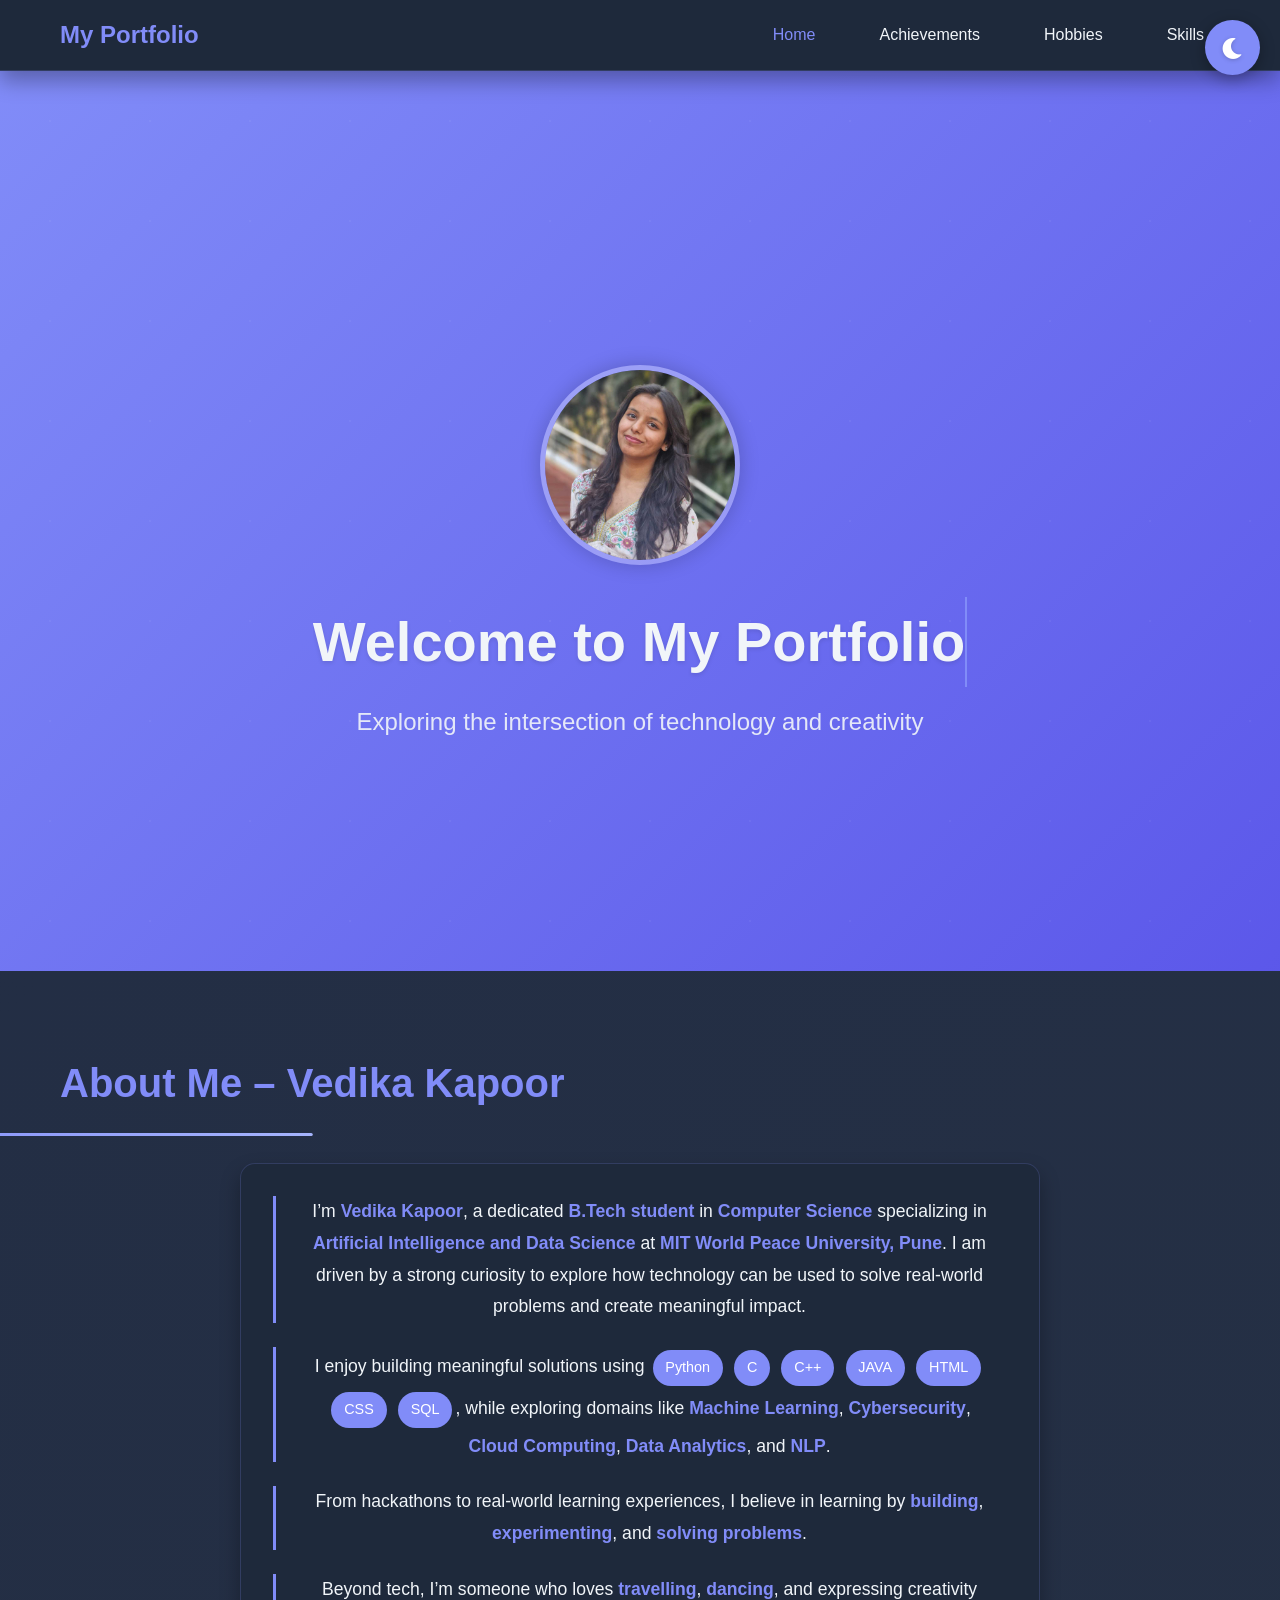
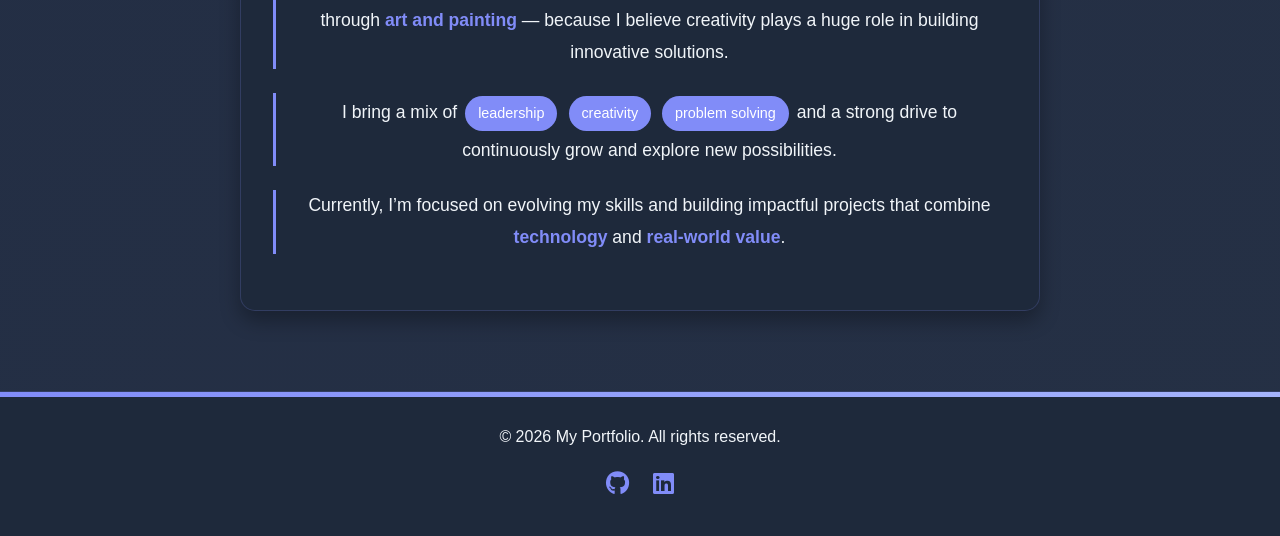
<file: index.html>
<!DOCTYPE html>
<html lang="en">
<head>
    <meta charset="UTF-8">
    <meta name="viewport" content="width=device-width, initial-scale=1.0">
    <title>My Portfolio - Home</title>
    <link rel="stylesheet" href="style.css">
    <link rel="stylesheet" href="https://cdnjs.cloudflare.com/ajax/libs/font-awesome/6.0.0/css/all.min.css">
    <link rel="stylesheet" href="https://cdnjs.cloudflare.com/ajax/libs/animate.css/4.1.1/animate.min.css">
    <style>
        :root {
            --accent-color: #6366f1;
            --accent-hover: #4f46e5;
            --text-color: #1e293b;
            --bg-color: #f8fafc;
            --card-bg: #ffffff;
            --card-shadow: 0 10px 20px rgba(99, 102, 241, 0.1);
            --nav-bg: #ffffff;
            --border-color: rgba(99, 102, 241, 0.2);
            --gradient-start: #6366f1;
            --gradient-end: #818cf8;
        }

        [data-theme="dark"] {
            --accent-color: #818cf8;
            --accent-hover: #6366f1;
            --text-color: #f1f5f9;
            --bg-color: #0f172a;
            --card-bg: #1e293b;
            --card-shadow: 0 10px 20px rgba(0, 0, 0, 0.3);
            --nav-bg: #1e293b;
            --border-color: rgba(129, 140, 248, 0.2);
            --gradient-start: #818cf8;
            --gradient-end: #a5b4fc;
        }

        @keyframes float {
            0% { transform: translateY(0px); }
            50% { transform: translateY(-20px); }
            100% { transform: translateY(0px); }
        }

        @keyframes gradient {
            0% { background-position: 0% 50%; }
            50% { background-position: 100% 50%; }
            100% { background-position: 0% 50%; }
        }

        @keyframes slideInFromLeft {
            0% {
                transform: translateX(-100%);
                opacity: 0;
            }
            100% {
                transform: translateX(0);
                opacity: 1;
            }
        }

        @keyframes slideInFromRight {
            0% {
                transform: translateX(100%);
                opacity: 0;
            }
            100% {
                transform: translateX(0);
                opacity: 1;
            }
        }

        .theme-toggle {
            position: fixed;
            top: 20px;
            right: 20px;
            z-index: 99999;
            background: var(--accent-color);
            color: white;
            border: none;
            width: 55px;
            height: 55px;
            border-radius: 50%;
            cursor: pointer;
            display: flex;
            align-items: center;
            justify-content: center;
            transition: all 0.3s ease;
            box-shadow: 0 4px 15px rgba(0, 0, 0, 0.3);
            transform: translateZ(0);
            will-change: transform;
            animation: float 3s ease-in-out infinite;
        }

        .theme-toggle:hover {
            background: var(--accent-hover);
            transform: scale(1.1) translateZ(0);
            box-shadow: 0 6px 20px rgba(0, 0, 0, 0.4);
        }

        .theme-toggle i {
            font-size: 1.5rem;
            filter: drop-shadow(0 1px 2px rgba(0, 0, 0, 0.2));
        }

        .hero {
            background: linear-gradient(-45deg, var(--gradient-start), var(--gradient-end), #4f46e5, #818cf8);
            background-size: 400% 400%;
            animation: gradient 15s ease infinite;
            color: white;
            padding: 8rem 0 4rem;
            position: relative;
            overflow: hidden;
            display: flex;
            flex-direction: column;
            align-items: center;
            text-align: center;
        }

        .hero::before {
            content: '';
            position: absolute;
            top: 0;
            left: 0;
            width: 100%;
            height: 100%;
            background: url('data:image/svg+xml;utf8,<svg xmlns="http://www.w3.org/2000/svg" width="100" height="100" viewBox="0 0 100 100"><rect width="100" height="100" fill="none"/><circle cx="50" cy="50" r="1" fill="rgba(255,255,255,0.2)"/></svg>');
            opacity: 0.3;
            animation: float 6s ease-in-out infinite;
        }

        .profile-picture {
            width: 200px;
            height: 200px;
            border-radius: 50%;
            margin-bottom: 2rem;
            border: 5px solid rgba(255, 255, 255, 0.3);
            box-shadow: 0 0 20px rgba(0, 0, 0, 0.2);
            object-fit: cover;
            transition: transform 0.3s ease, box-shadow 0.3s ease;
            animation: float 6s ease-in-out infinite;
        }

        .profile-picture:hover {
            transform: scale(1.05);
            box-shadow: 0 0 30px rgba(0, 0, 0, 0.3);
        }

        .hero h1 {
            font-size: 3.5rem;
            margin-bottom: 1rem;
            text-shadow: 0 2px 4px rgba(0, 0, 0, 0.1);
            animation: slideInFromLeft 1s ease-out;
        }

        .hero p {
            font-size: 1.5rem;
            max-width: 600px;
            margin: 0 auto;
            opacity: 0.9;
            animation: slideInFromRight 1s ease-out;
        }

        .section {
            padding: 5rem 0;
            background: var(--card-bg);
            position: relative;
            opacity: 1;
            transform: translateY(0);
            transition: opacity 0.6s ease-out, transform 0.6s ease-out;
        }

        .section.animate-fade-up {
            opacity: 1;
            transform: translateY(0);
        }

        .section h2 {
            color: var(--accent-color);
            font-size: 2.5rem;
            margin-bottom: 2rem;
            position: relative;
            display: inline-block;
            animation: slideInFromLeft 1s ease-out;
        }

        .section h2::after {
            content: '';
            position: absolute;
            bottom: -5px;
            left: 0;
            width: 100%;
            height: 3px;
            background: linear-gradient(to right, var(--gradient-start), var(--gradient-end));
            animation: slideInFromRight 1s ease-out;
        }

        .status-content {
            background: var(--card-bg);
            border-radius: 15px;
            padding: 2rem;
            box-shadow: var(--card-shadow);
            border: 1px solid var(--border-color);
            position: relative;
            overflow: hidden;
            transform: translateY(0);
            opacity: 1;
            transition: transform 0.6s ease-out, opacity 0.6s ease-out;
            z-index: 1;
        }

        .status-content.animate-fade-up {
            transform: translateY(0);
            opacity: 1;
        }

        .status-content::before {
            content: '';
            position: absolute;
            top: 0;
            left: 0;
            width: 100%;
            height: 5px;
            background: linear-gradient(to right, var(--gradient-start), var(--gradient-end));
            transform: scaleX(0);
            transform-origin: left;
            transition: transform 0.3s ease;
            z-index: 1;
        }

        .status-content:hover::before {
            transform: scaleX(1);
        }

        .status-text {
            line-height: 1.8;
            color: var(--text-color);
            position: relative;
            z-index: 2;
            font-size: 1.1rem;
        }

        .status-text p {
            opacity: 1;
            transform: translateY(0);
            transition: opacity 0.6s ease-out, transform 0.6s ease-out;
            margin-bottom: 1.5rem;
            position: relative;
            padding-left: 1rem;
            border-left: 3px solid var(--accent-color);
            z-index: 2;
        }

        .status-text p.animate-fade-up {
            opacity: 1;
            transform: translateY(0);
        }

        .status-text p:hover {
            transform: translateX(10px);
            background: linear-gradient(to right, rgba(99, 102, 241, 0.1), transparent);
            border-left-color: var(--accent-hover);
        }

        .highlight {
            color: var(--accent-color);
            font-weight: 600;
            position: relative;
            display: inline-block;
        }

        .highlight::after {
            content: '';
            position: absolute;
            bottom: -2px;
            left: 0;
            width: 100%;
            height: 2px;
            background: var(--accent-color);
            transform: scaleX(0);
            transform-origin: right;
            transition: transform 0.3s ease;
        }

        .highlight:hover::after {
            transform: scaleX(1);
            transform-origin: left;
        }

        .skill-tag {
            display: inline-block;
            padding: 0.3rem 0.8rem;
            margin: 0.2rem;
            background: var(--accent-color);
            color: white;
            border-radius: 20px;
            font-size: 0.9rem;
            transition: all 0.3s ease;
        }

        .skill-tag:hover {
            transform: translateY(-3px);
            box-shadow: 0 4px 10px rgba(99, 102, 241, 0.3);
        }

        @keyframes pulse {
            0% { transform: scale(1); }
            50% { transform: scale(1.05); }
            100% { transform: scale(1); }
        }

        .pulse {
            animation: pulse 2s infinite;
        }

        body {
            background-color: var(--bg-color);
            color: var(--text-color);
            transition: background-color 0.3s ease, color 0.3s ease;
            font-family: 'Segoe UI', Tahoma, Geneva, Verdana, sans-serif;
        }

        .top-nav {
            background: var(--nav-bg);
            box-shadow: var(--card-shadow);
            border-bottom: 1px solid var(--border-color);
            position: relative;
            z-index: 100;
            animation: slideInFromLeft 1s ease-out;
        }

        .nav-links a {
            color: var(--text-color);
            transition: color 0.3s ease;
            position: relative;
        }

        .nav-links a::after {
            content: '';
            position: absolute;
            bottom: -5px;
            left: 0;
            width: 0;
            height: 2px;
            background: var(--accent-color);
            transition: width 0.3s ease;
        }

        .nav-links a:hover::after,
        .nav-links a.active::after {
            width: 100%;
        }

        .nav-links a:hover,
        .nav-links a.active {
            color: var(--accent-color);
        }

        .logo {
            color: var(--accent-color);
            font-weight: 700;
            font-size: 1.5rem;
            transition: color 0.3s ease;
            animation: slideInFromLeft 1s ease-out;
        }

        .logo:hover {
            color: var(--accent-hover);
        }

        footer {
            background: var(--nav-bg);
            color: var(--text-color);
            border-top: 1px solid var(--border-color);
            padding: 2rem 0;
            position: relative;
            animation: slideInFromRight 1s ease-out;
        }

        footer::before {
            content: '';
            position: absolute;
            top: 0;
            left: 0;
            width: 100%;
            height: 5px;
            background: linear-gradient(to right, var(--gradient-start), var(--gradient-end));
        }

        .social-links a {
            color: var(--accent-color);
            transition: all 0.3s ease;
            font-size: 1.5rem;
            margin: 0 10px;
            display: inline-block;
        }

        .social-links a:hover {
            color: var(--accent-hover);
            transform: translateY(-3px) scale(1.1);
        }

        .container {
            max-width: 1200px;
            margin: 0 auto;
            padding: 0 20px;
        }

        .typing-text {
            overflow: hidden;
            border-right: 2px solid var(--accent-color);
            white-space: nowrap;
            margin: 0 auto;
            animation: typing 3.5s steps(40, end), blink-caret 0.75s step-end infinite;
        }

        @keyframes typing {
            from { width: 0 }
            to { width: 100% }
        }

        @keyframes blink-caret {
            from, to { border-color: transparent }
            50% { border-color: var(--accent-color) }
        }
    </style>
</head>
<body>
    <button class="theme-toggle" id="themeToggle">
        <i class="fas fa-moon"></i>
    </button>
    <!-- Navigation -->
    <nav class="top-nav">
        <div class="container">
            <a href="index.html" class="logo">My Portfolio</a>
            <ul class="nav-links">
                <li><a href="index.html" class="active">Home</a></li>
                <li><a href="achievements.html">Achievements</a></li>
                <li><a href="hobbies.html">Hobbies</a></li>
                <li><a href="skills.html">Skills</a></li>
                
            </ul>
        </div>
    </nav>

    <!-- Hero Section -->
    <section class="hero">
        <img src="profile_picture.jpg" alt="Profile Picture" class="profile-picture">
        <h1 class="typing-text">Welcome to My Portfolio</h1>
        <p>Exploring the intersection of technology and creativity</p>
    </section>

    <!-- About Section -->
    <section class="section">
        <div class="container">
            <h2>About Me – Vedika Kapoor</h2>
            <div class="status-content">
                <div class="status-text">
                    <p>I’m <span class="highlight">Vedika Kapoor</span>, a dedicated <span class="highlight">B.Tech student</span> in <span class="highlight">Computer Science</span> specializing in <span class="highlight">Artificial Intelligence and Data Science</span> at <span class="highlight">MIT World Peace University, Pune</span>. I am driven by a strong curiosity to explore how technology can be used to solve real-world problems and create meaningful impact.</p>
                   
                   <p>I enjoy building meaningful solutions using <span class="skill-tag">Python</span> <span class="skill-tag">C</span> <span class="skill-tag">C++</span> <span class="skill-tag">JAVA</span> <span class="skill-tag">HTML</span> <span class="skill-tag">CSS</span> <span class="skill-tag">SQL</span>, while exploring domains like <span class="highlight">Machine Learning</span>, <span class="highlight">Cybersecurity</span>, <span class="highlight">Cloud Computing</span>, <span class="highlight">Data Analytics</span>, and <span class="highlight">NLP</span>.</p>
                   
                   <p>From hackathons to real-world learning experiences, I believe in learning by <span class="highlight">building</span>, <span class="highlight">experimenting</span>, and <span class="highlight">solving problems</span>.</p>
                   
                   <p>Beyond tech, I’m someone who loves <span class="highlight">travelling</span>, <span class="highlight">dancing</span>, and expressing creativity through <span class="highlight">art and painting</span> — because I believe creativity plays a huge role in building innovative solutions.</p>
                   
                   <p>I bring a mix of <span class="skill-tag">leadership</span> <span class="skill-tag">creativity</span> <span class="skill-tag">problem solving</span> and a strong drive to continuously grow and explore new possibilities.</p>
                   
                   <p>Currently, I’m focused on evolving my skills and building impactful projects that combine <span class="highlight">technology</span> and <span class="highlight">real-world value</span>.</p>
                </div>
            </div>
        </div>
    </section>

    <!-- Footer -->
    <footer>
        <div class="container">
            <p>&copy; 2026 My Portfolio. All rights reserved.</p>
           <div class="social-links">
             <a href="https://github.com/vedikakapoor-11" target="_blank" rel="noopener noreferrer">
                <i class="fab fa-github"></i>
            </a>
            
            <a href="https://www.linkedin.com/in/vedika-kapoor-0997a7359/" target="_blank" rel="noopener noreferrer">
                <i class="fab fa-linkedin"></i>
            </a>
            
        </div>
        </div>
    </footer>

    <script src="script.js"></script>
    <script>
        // Theme Toggle Functionality
        const themeToggle = document.getElementById('themeToggle');
        const icon = themeToggle.querySelector('i');
        
        // Check for saved theme preference
        const currentTheme = localStorage.getItem('theme') || 'dark';
        document.documentElement.setAttribute('data-theme', currentTheme);
        updateIcon(currentTheme);
        
        themeToggle.addEventListener('click', () => {
            const currentTheme = document.documentElement.getAttribute('data-theme');
            const newTheme = currentTheme === 'dark' ? 'light' : 'dark';
            
            document.documentElement.setAttribute('data-theme', newTheme);
            localStorage.setItem('theme', newTheme);
            updateIcon(newTheme);
        });
        
        function updateIcon(theme) {
            icon.className = theme === 'dark' ? 'fas fa-moon' : 'fas fa-sun';
        }

        // Animation on scroll
        const observer = new IntersectionObserver((entries) => {
            entries.forEach(entry => {
                if (entry.isIntersecting) {
                    entry.target.classList.add('animate-fade-up');
                }
            });
        }, {
            threshold: 0.1
        });

        document.querySelectorAll('.section, .status-content').forEach((el) => observer.observe(el));

        // Enhanced animation on scroll for paragraphs
        const textObserver = new IntersectionObserver((entries) => {
            entries.forEach(entry => {
                if (entry.isIntersecting) {
                    entry.target.classList.add('animate-fade-up');
                }
            });
        }, {
            threshold: 0.1
        });

        document.querySelectorAll('.status-text p').forEach((el, index) => {
            el.style.transitionDelay = `${index * 0.2}s`;
            textObserver.observe(el);
        });
    </script>
</body>
</html>
</file>
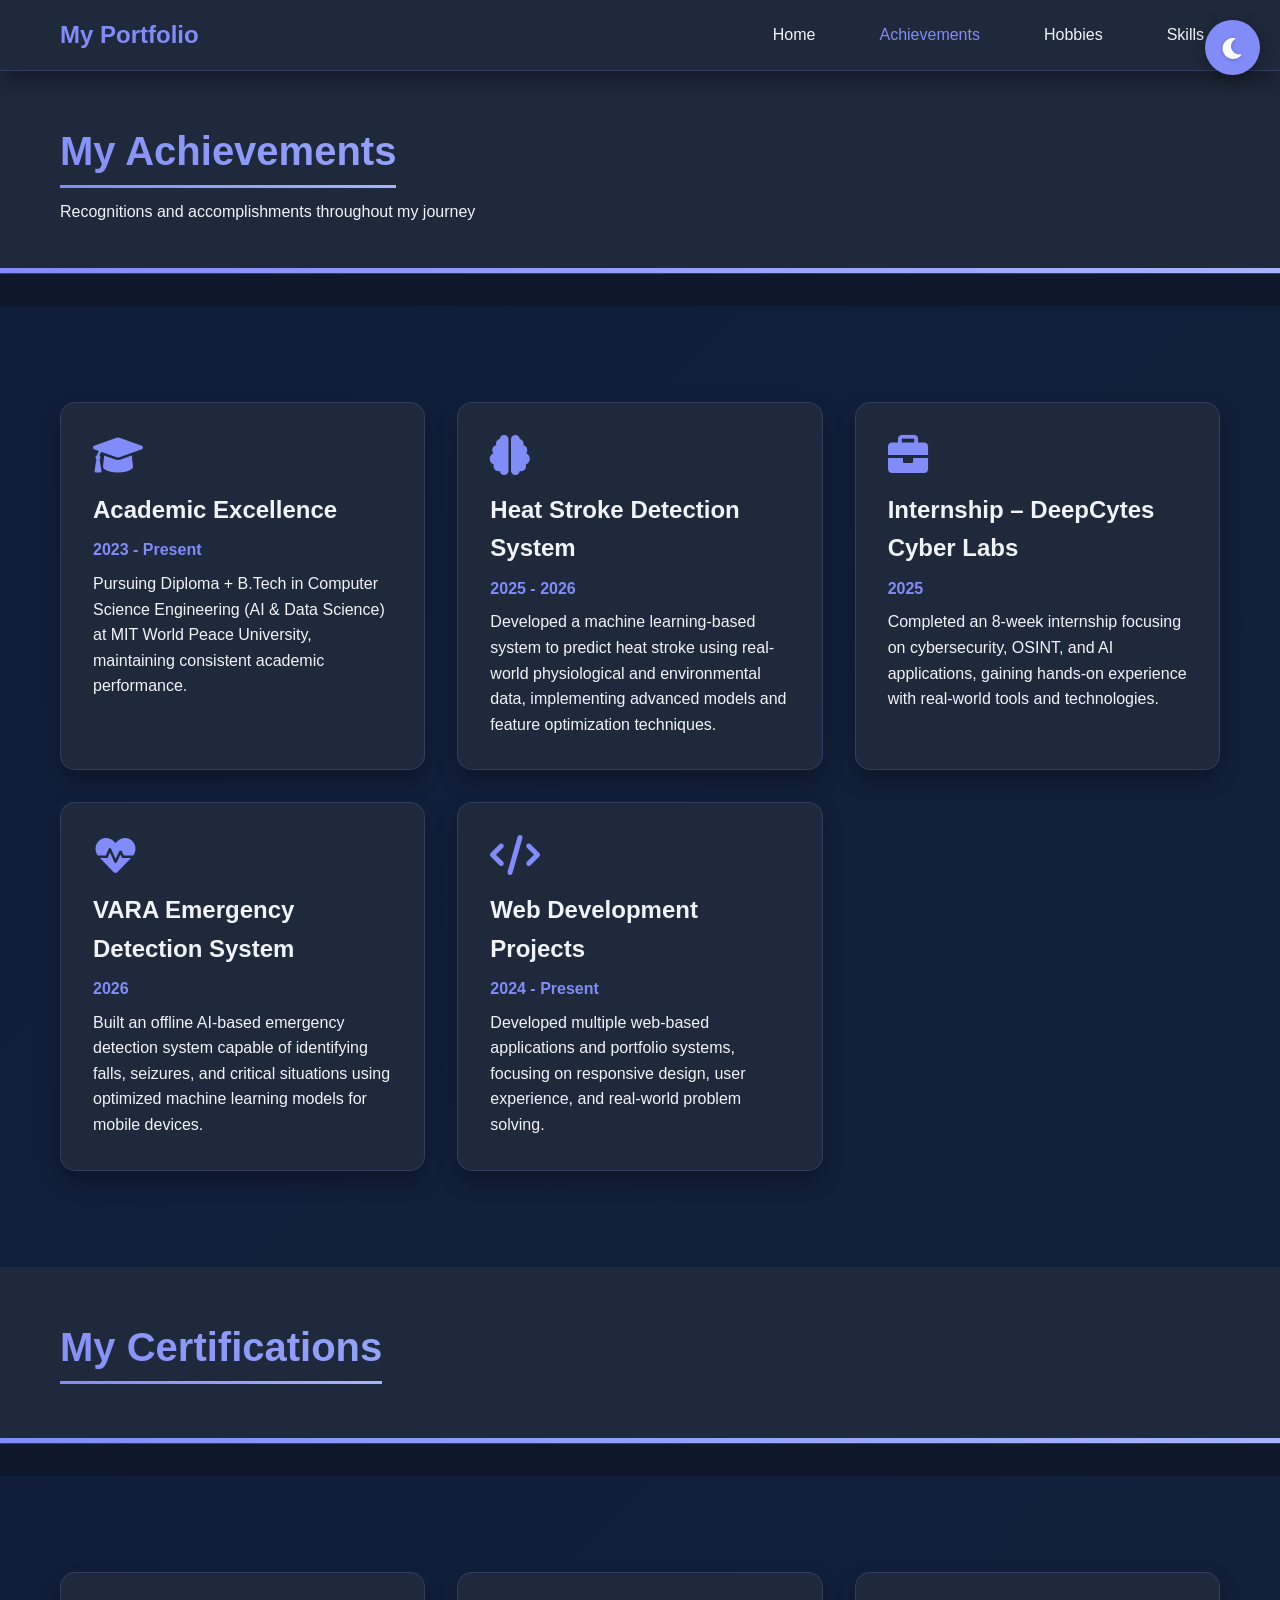
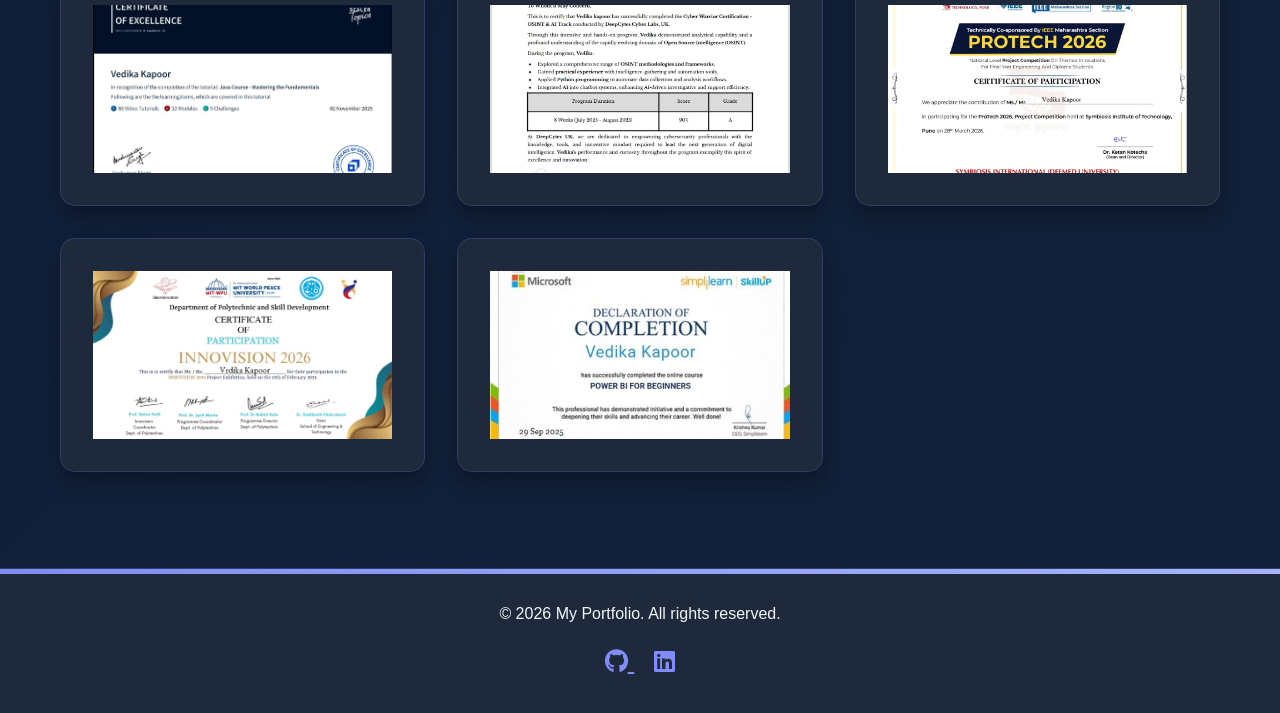
<file: achievements.html>
<!DOCTYPE html>
<html lang="en">
<head>
    <meta charset="UTF-8">
    <meta name="viewport" content="width=device-width, initial-scale=1.0">
    <title>My Portfolio - Achievements</title>
    <link rel="stylesheet" href="style.css">
    <link rel="stylesheet" href="https://cdnjs.cloudflare.com/ajax/libs/font-awesome/6.0.0/css/all.min.css">
    <style>
        :root {
            --accent-color: #6366f1;
            --accent-hover: #4f46e5;
            --text-color: #1e293b;
            --bg-color: #f8fafc;
            --card-bg: #ffffff;
            --card-shadow: 0 10px 20px rgba(99, 102, 241, 0.1);
            --nav-bg: #ffffff;
            --border-color: rgba(99, 102, 241, 0.2);
            --gradient-start: #6366f1;
            --gradient-end: #818cf8;
        }

        [data-theme="dark"] {
            --accent-color: #818cf8;
            --accent-hover: #6366f1;
            --text-color: #f1f5f9;
            --bg-color: #0f172a;
            --card-bg: #1e293b;
            --card-shadow: 0 10px 20px rgba(0, 0, 0, 0.3);
            --nav-bg: #1e293b;
            --border-color: rgba(129, 140, 248, 0.2);
            --gradient-start: #818cf8;
            --gradient-end: #a5b4fc;
        }

        .theme-toggle {
            position: fixed;
            top: 20px;
            right: 20px;
            z-index: 99999;
            background: var(--accent-color);
            color: white;
            border: none;
            width: 55px;
            height: 55px;
            border-radius: 50%;
            cursor: pointer;
            display: flex;
            align-items: center;
            justify-content: center;
            transition: all 0.3s ease;
            box-shadow: 0 4px 15px rgba(0, 0, 0, 0.3);
            transform: translateZ(0);
            will-change: transform;
        }

        .theme-toggle:hover {
            background: var(--accent-hover);
            transform: scale(1.1) translateZ(0);
            box-shadow: 0 6px 20px rgba(0, 0, 0, 0.4);
        }

        .theme-toggle i {
            font-size: 1.5rem;
            filter: drop-shadow(0 1px 2px rgba(0, 0, 0, 0.2));
        }

        .achievement-card {
            opacity: 0;
            transform: translateY(20px);
            transition: all 0.6s cubic-bezier(0.4, 0, 0.2, 1);
            background: var(--card-bg);
            border-radius: 15px;
            padding: 2rem;
            box-shadow: var(--card-shadow);
            border: 1px solid var(--border-color);
            position: relative;
            overflow: hidden;
            backdrop-filter: blur(10px);
            animation: float 3s ease-in-out infinite;
        }

        .achievement-card::before {
            content: '';
            position: absolute;
            top: 0;
            left: 0;
            width: 100%;
            height: 5px;
            background: linear-gradient(to right, var(--gradient-start), var(--gradient-end));
            opacity: 0;
            transition: opacity 0.3s ease;
        }

        .achievement-card:hover::before {
            opacity: 1;
        }

        .achievement-card.animate-fade-up {
            opacity: 1;
            transform: translateY(0);
        }

        .page-header {
            opacity: 0;
            transform: translateY(-20px);
            transition: all 0.6s cubic-bezier(0.4, 0, 0.2, 1);
            background: var(--card-bg);
            padding: 3rem 0;
            margin-bottom: 2rem;
            border-bottom: 1px solid var(--border-color);
            position: relative;
        }

        .page-header::after {
            content: '';
            position: absolute;
            bottom: 0;
            left: 0;
            width: 100%;
            height: 5px;
            background: linear-gradient(to right, var(--gradient-start), var(--gradient-end));
        }

        .page-header.animate-fade-up {
            opacity: 1;
            transform: translateY(0);
        }

        .page-header h1 {
            background: linear-gradient(45deg, var(--gradient-start), var(--gradient-end));
            background-size: 200% 200%;
            animation: gradient 3s ease infinite;
            -webkit-background-clip: text;
            -webkit-text-fill-color: transparent;
        }

        @keyframes float {
            0% { transform: translateY(0px); }
            50% { transform: translateY(-10px); }
            100% { transform: translateY(0px); }
        }

        @keyframes gradient {
            0% { background-position: 0% 50%; }
            50% { background-position: 100% 50%; }
            100% { background-position: 0% 50%; }
        }

        @keyframes slideInFromLeft {
            0% { transform: translateX(-100%); opacity: 0; }
            100% { transform: translateX(0); opacity: 1; }
        }

        @keyframes slideInFromRight {
            0% { transform: translateX(100%); opacity: 0; }
            100% { transform: translateX(0); opacity: 1; }
        }

        .achievement-card:hover {
            animation: none;
            transform: translateY(-5px);
            box-shadow: 0 15px 30px rgba(99, 102, 241, 0.15);
            border-color: var(--accent-color);
        }

        .achievement-card i {
            font-size: 2.5rem;
            margin-bottom: 1rem;
            color: var(--accent-color);
            transition: transform 0.3s ease, color 0.3s ease;
            animation: float 3s ease-in-out infinite;
        }

        .achievement-card:hover i {
            animation: none;
            transform: scale(1.2) rotate(5deg);
            color: var(--accent-hover);
        }

        .achievement-card .date {
            color: var(--accent-color);
            font-weight: 600;
            margin: 0.5rem 0;
            transition: color 0.3s ease;
        }

        .achievement-card:hover .date {
            color: var(--accent-hover);
        }

        .achievement-card .description {
            line-height: 1.6;
            color: var(--text-color);
            transition: color 0.3s ease;
        }

        body {
            background-color: var(--bg-color);
            color: var(--text-color);
            transition: background-color 0.3s ease, color 0.3s ease;
            font-family: 'Segoe UI', Tahoma, Geneva, Verdana, sans-serif;
        }

        .top-nav {
            background: var(--nav-bg);
            box-shadow: var(--card-shadow);
            border-bottom: 1px solid var(--border-color);
            position: relative;
            z-index: 100;
        }

        .nav-links a {
            color: var(--text-color);
            transition: color 0.3s ease;
        }

        .nav-links a:hover,
        .nav-links a.active {
            color: var(--accent-color);
        }

        .logo {
            color: var(--accent-color);
            font-weight: 700;
            font-size: 1.5rem;
            transition: color 0.3s ease;
        }

        .logo:hover {
            color: var(--accent-hover);
        }

        footer {
            background: var(--nav-bg);
            color: var(--text-color);
            border-top: 1px solid var(--border-color);
            padding: 2rem 0;
            position: relative;
        }

        footer::before {
            content: '';
            position: absolute;
            top: 0;
            left: 0;
            width: 100%;
            height: 5px;
            background: linear-gradient(to right, var(--gradient-start), var(--gradient-end));
        }

        .social-links a {
            color: var(--accent-color);
            transition: all 0.3s cubic-bezier(0.4, 0, 0.2, 1);
            font-size: 1.5rem;
            margin: 0 10px;
        }

        .social-links a:hover {
            color: var(--accent-hover);
            transform: translateY(-3px) scale(1.1);
        }

        .section {
            padding: 4rem 0;
        }

        .achievements-grid {
            display: grid;
            grid-template-columns: repeat(auto-fill, minmax(300px, 1fr));
            gap: 2rem;
            perspective: 1000px;
        }

        h1 {
            font-size: 2.5rem;
            margin-bottom: 1rem;
            color: var(--accent-color);
            position: relative;
            display: inline-block;
        }

        h1::after {
            content: '';
            position: absolute;
            bottom: -5px;
            left: 0;
            width: 100%;
            height: 3px;
            background: linear-gradient(to right, var(--gradient-start), var(--gradient-end));
        }

        h3 {
            font-size: 1.5rem;
            margin-bottom: 0.5rem;
            color: var(--text-color);
        }

        .container {
            max-width: 1200px;
            margin: 0 auto;
            padding: 0 20px;
        }

        .certificates-grid {
            display: grid;
            grid-template-columns: repeat(auto-fit, minmax(300px, 1fr));
            gap: 2rem;
            padding: 2rem 0;
        }

        .certificate-card {
            position: relative;
            border-radius: 15px;
            overflow: hidden;
            box-shadow: var(--card-shadow);
            transition: all 0.6s cubic-bezier(0.4, 0, 0.2, 1);
            background: var(--card-bg);
            opacity: 0;
            transform: translateY(20px);
            cursor: pointer;
            animation: float 3s ease-in-out infinite;
        }

        .certificate-card.animate-fade-up {
            opacity: 1;
            transform: translateY(0);
        }

        .certificate-card:hover {
            animation: none;
            transform: translateY(-5px);
            box-shadow: 0 15px 30px rgba(99, 102, 241, 0.2);
        }

        .certificate-image-container {
            position: relative;
            overflow: hidden;
            aspect-ratio: 16/9;
        }

        .certificate-image {
            width: 100%;
            height: 100%;
            object-fit: cover;
            transition: transform 0.6s cubic-bezier(0.4, 0, 0.2, 1);
        }

        .certificate-card:hover .certificate-image {
            transform: scale(1.05);
        }

        .certificate-overlay {
            position: absolute;
            bottom: 0;
            left: 0;
            right: 0;
            background: linear-gradient(to top, rgba(0, 0, 0, 0.8), transparent);
            padding: 1.5rem;
            color: white;
            transform: translateY(100%);
            transition: transform 0.6s cubic-bezier(0.4, 0, 0.2, 1);
        }

        .certificate-card:hover .certificate-overlay {
            transform: translateY(0);
        }

        .certificate-overlay h3 {
            color: white;
            margin-bottom: 0.5rem;
            font-size: 1.2rem;
            font-weight: 600;
        }

        .certificate-overlay p {
            font-size: 0.9rem;
            opacity: 0.9;
            margin: 0;
        }

        .certificate-icon {
            animation: float 3s ease-in-out infinite;
        }

        .certificate-card:hover .certificate-icon {
            animation: none;
            transform: scale(1.1);
        }

        @media (max-width: 768px) {
            .certificates-grid {
                grid-template-columns: 1fr;
            }
        }
    </style>
</head>
<body>
    <!-- Navigation -->
    <nav class="top-nav">
        <div class="container">
            <a href="index.html" class="logo">My Portfolio</a>
            <ul class="nav-links">
                <li><a href="index.html">Home</a></li>
                <li><a href="achievements.html" class="active">Achievements</a></li>
                <li><a href="hobbies.html">Hobbies</a></li>
                <li><a href="skills.html">Skills</a></li>
                
            </ul>
        </div>
    </nav>

    <!-- Page Header -->
    <section class="page-header animate-on-scroll">
        <div class="container">
            <h1>My Achievements</h1>
            <p>Recognitions and accomplishments throughout my journey</p>
        </div>
    </section>

    <!-- Achievements Content -->
    <section class="section">
        <div class="container">
            <div class="achievements-grid">

    <!-- Academic Excellence -->
    <div class="achievement-card animate-on-scroll">
        <i class="fas fa-graduation-cap"></i>
        <h3>Academic Excellence</h3>
        <p class="date">2023 - Present</p>
        <p class="description">Pursuing Diploma + B.Tech in Computer Science Engineering (AI & Data Science) at MIT World Peace University, maintaining consistent academic performance.</p>
    </div>

    <!-- Heat Stroke -->
    <div class="achievement-card animate-on-scroll">
        <i class="fas fa-brain"></i>
        <h3>Heat Stroke Detection System</h3>
        <p class="date">2025 - 2026</p>
        <p class="description">Developed a machine learning-based system to predict heat stroke using real-world physiological and environmental data, implementing advanced models and feature optimization techniques.</p>
    </div>

    <!-- Internship -->
    <div class="achievement-card animate-on-scroll">
        <i class="fas fa-briefcase"></i>
        <h3>Internship – DeepCytes Cyber Labs</h3>
        <p class="date">2025</p>
        <p class="description">Completed an 8-week internship focusing on cybersecurity, OSINT, and AI applications, gaining hands-on experience with real-world tools and technologies.</p>
    </div>

    <!-- VARA -->
    <div class="achievement-card animate-on-scroll">
        <i class="fas fa-heartbeat"></i>
        <h3>VARA Emergency Detection System</h3>
        <p class="date">2026</p>
        <p class="description">Built an offline AI-based emergency detection system capable of identifying falls, seizures, and critical situations using optimized machine learning models for mobile devices.</p>
    </div>

    <!-- Web Projects -->
    <div class="achievement-card animate-on-scroll">
        <i class="fas fa-code"></i>
        <h3>Web Development Projects</h3>
        <p class="date">2024 - Present</p>
        <p class="description">Developed multiple web-based applications and portfolio systems, focusing on responsive design, user experience, and real-world problem solving.</p>
    </div>

</div>
    </section>
    <section class="page-header animate-on-scroll">
        <div class="container">
            <h1>My Certifications</h1>
        </div>
    </section>

  <!-- Certificates Section -->
<section class="section">
    <div class="container">
        <div class="certificates-grid">

            <!-- 1. Java -->
            <div class="certificate-card animate-on-scroll">
                <div class="certificate-image-container">
                    <img src="./Certificate-1.jpg" alt="Java Certificate" class="certificate-image">
                    <div class="certificate-overlay">
                        <h3>Java Beginner Completion</h3>
                        <p>Completed a foundational course in Java programming, covering core concepts and problem-solving.</p>
                    </div>
                </div>
            </div>

            <!-- 2. DeepCytes -->
            <div class="certificate-card animate-on-scroll">
                <div class="certificate-image-container">
                    <img src="./Certificate-2.jpg" alt="DeepCytes Certificate" class="certificate-image">
                    <div class="certificate-overlay">
                        <h3>Cyber Warrior Certification – DeepCytes</h3>
                        <p>Completed cybersecurity and OSINT training with hands-on exposure to real-world tools.</p>
                    </div>
                </div>
            </div>

            <!-- 3. PROTECH -->
            <div class="certificate-card animate-on-scroll">
                <div class="certificate-image-container">
                    <img src="./Certificate-3.jpg" alt="PROTECH Certificate" class="certificate-image">
                    <div class="certificate-overlay">
                        <h3>PROTECH 2026 Participation</h3>
                        <p>Participated in a national-level competition building innovative real-world solutions.</p>
                    </div>
                </div>
            </div>

            <!-- 4. Innovation -->
            <div class="certificate-card animate-on-scroll">
                <div class="certificate-image-container">
                    <img src="./Certificate-4.jpg" alt="Innovation Certificate" class="certificate-image">
                    <div class="certificate-overlay">
                        <h3>Innovation 2026 Certificate</h3>
                        <p>Recognized for participation in an innovation event showcasing creativity and technical thinking.</p>
                    </div>
                </div>
            </div>

            <!-- 5. Power BI -->
            <div class="certificate-card animate-on-scroll">
                <div class="certificate-image-container">
                    <img src="./Certificate-5.jpg" alt="Power BI Certificate" class="certificate-image">
                    <div class="certificate-overlay">
                        <h3>Power BI Completion</h3>
                        <p>Learned data visualization, dashboard creation, and business intelligence using Power BI.</p>
                    </div>
                </div>
            </div>

        </div>
    </div>
</section>

    <!-- Footer -->
    <footer>
        <div class="container">
            <p>&copy; 2026 My Portfolio. All rights reserved.</p>
            <div class="social-links">
             <a href="https://github.com/vedikakapoor-11" target="_blank" rel="noopener noreferrer">
                <i class="fab fa-github"></i>
            </a>
            
            <a href="https://www.linkedin.com/in/vedika-kapoor-0997a7359/" target="_blank" rel="noopener noreferrer">
                <i class="fab fa-linkedin"></i>
            </a>
            
        </div>
        </div>
    </footer>

    <script src="script.js"></script>
</body>
</html>
</file>
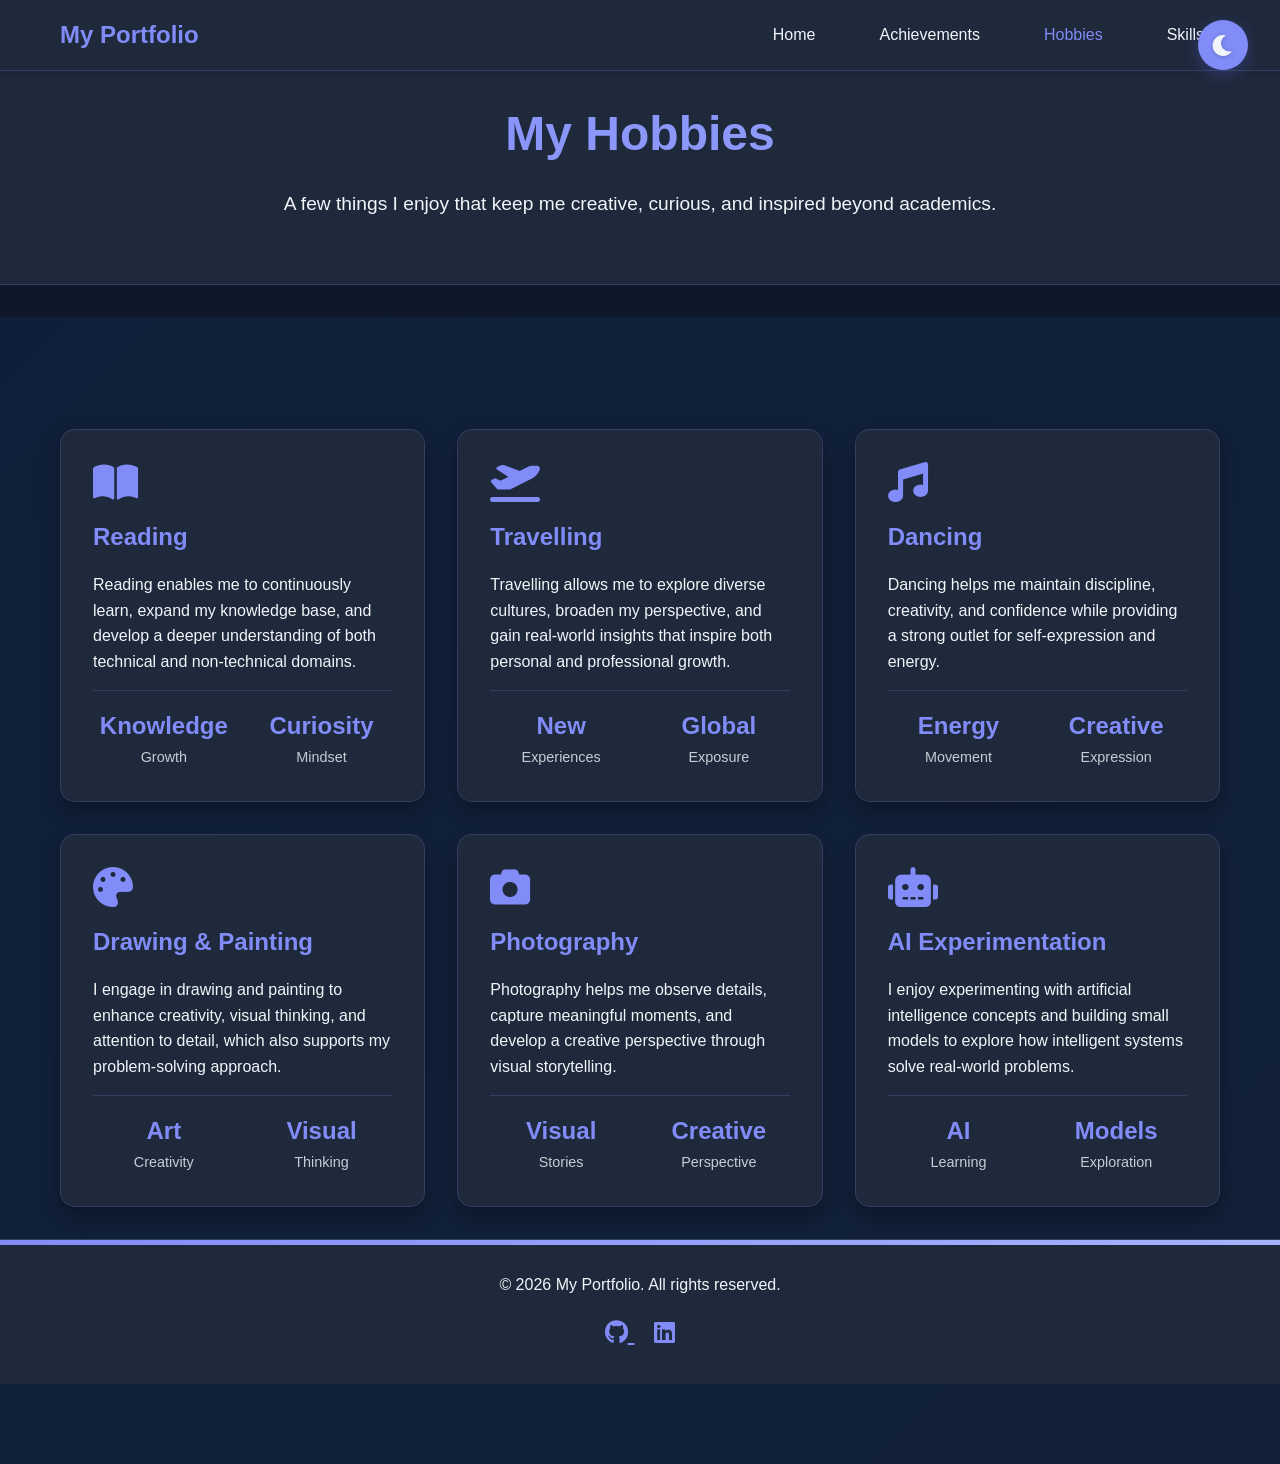
<file: hobbies.html>
<!DOCTYPE html>
<html lang="en">
<head>
    <meta charset="UTF-8">
    <meta name="viewport" content="width=device-width, initial-scale=1.0">
    <title>My Portfolio - Hobbies</title>
    <link rel="stylesheet" href="style.css">
    <link rel="stylesheet" href="https://cdnjs.cloudflare.com/ajax/libs/font-awesome/6.0.0/css/all.min.css">
    <style>
        :root {
            --accent-color: #6366f1;
            --accent-hover: #4f46e5;
            --text-color: #1e293b;
            --bg-color: #f8fafc;
            --card-bg: #ffffff;
            --card-shadow: 0 10px 20px rgba(99, 102, 241, 0.1);
            --nav-bg: #ffffff;
            --border-color: rgba(99, 102, 241, 0.2);
            --gradient-start: #6366f1;
            --gradient-end: #818cf8;
        }

        [data-theme="dark"] {
            --accent-color: #818cf8;
            --accent-hover: #6366f1;
            --text-color: #f1f5f9;
            --bg-color: #0f172a;
            --card-bg: #1e293b;
            --card-shadow: 0 10px 20px rgba(0, 0, 0, 0.3);
            --nav-bg: #1e293b;
            --border-color: rgba(129, 140, 248, 0.2);
            --gradient-start: #818cf8;
            --gradient-end: #a5b4fc;
        }

        .hobby-card {
            opacity: 0;
            transform: translateY(20px);
            transition: all 0.6s cubic-bezier(0.4, 0, 0.2, 1);
            background: var(--card-bg);
            border-radius: 15px;
            padding: 2rem;
            box-shadow: var(--card-shadow);
            border: 1px solid var(--border-color);
            position: relative;
            overflow: hidden;
            backdrop-filter: blur(10px);
            animation: float 3s ease-in-out infinite;
        }

        .hobby-card.animate-fade-up {
            opacity: 1;
            transform: translateY(0);
        }

        .hobby-card:hover {
            animation: none;
            transform: translateY(-5px);
            box-shadow: 0 15px 30px rgba(99, 102, 241, 0.15);
            border-color: var(--accent-color);
        }

        .hobby-card i {
            font-size: 2.5rem;
            margin-bottom: 1rem;
            color: var(--accent-color);
            transition: transform 0.3s ease, color 0.3s ease;
        }

        .hobby-card:hover i {
            transform: scale(1.2) rotate(5deg);
            color: var(--accent-hover);
        }

        .hobby-card h3 {
            color: var(--accent-color);
            margin-bottom: 1rem;
            font-size: 1.5rem;
            transition: color 0.3s ease;
        }

        .hobby-card:hover h3 {
            color: var(--accent-hover);
        }

        .hobby-card p {
            color: var(--text-color);
            line-height: 1.6;
            margin-bottom: 1rem;
        }

        .hobby-stats {
            display: flex;
            gap: 1rem;
            margin-top: 1rem;
            padding-top: 1rem;
            border-top: 1px solid var(--border-color);
        }

        .stat-item {
            flex: 1;
            text-align: center;
        }

        .stat-value {
            font-size: 1.5rem;
            font-weight: 600;
            color: var(--accent-color);
        }

        .stat-label {
            font-size: 0.9rem;
            color: var(--text-color);
            opacity: 0.8;
        }

        .hobbies-grid {
            display: grid;
            grid-template-columns: repeat(auto-fit, minmax(300px, 1fr));
            gap: 2rem;
            padding: 2rem 0;
        }

        .page-header {
            opacity: 0;
            transform: translateY(-20px);
            transition: all 0.6s cubic-bezier(0.4, 0, 0.2, 1);
            background: var(--card-bg);
            padding: 4rem 0;
            margin-top: 2rem;
            margin-bottom: 2rem;
            border-bottom: 1px solid var(--border-color);
            position: relative;
            text-align: center;
        }

        .page-header.animate-fade-up {
            opacity: 1;
            transform: translateY(0);
        }

        .page-header h1 {
            background: linear-gradient(45deg, var(--gradient-start), var(--gradient-end));
            background-size: 200% 200%;
            animation: gradient 3s ease infinite;
            -webkit-background-clip: text;
            -webkit-text-fill-color: transparent;
            font-size: 3rem;
            margin-bottom: 1rem;
        }

        .page-header .section-description {
            font-size: 1.2rem;
            color: var(--text-color);
            margin-bottom: 0;
            text-align: center;
            max-width: 800px;
            margin-left: auto;
            margin-right: auto;
        }

        @keyframes float {
            0% { transform: translateY(0px); }
            50% { transform: translateY(-10px); }
            100% { transform: translateY(0px); }
        }

        @keyframes gradient {
            0% { background-position: 0% 50%; }
            50% { background-position: 100% 50%; }
            100% { background-position: 0% 50%; }
        }

        @keyframes slideInFromLeft {
            0% { transform: translateX(-100%); opacity: 0; }
            100% { transform: translateX(0); opacity: 1; }
        }

        @keyframes slideInFromRight {
            0% { transform: translateX(100%); opacity: 0; }
            100% { transform: translateX(0); opacity: 1; }
        }

        .hobby-icon {
            animation: float 3s ease-in-out infinite;
        }

        .hobby-card:hover .hobby-icon {
            animation: none;
            transform: scale(1.1);
        }

        .section-description {
            font-size: 1.2rem;
            color: var(--text-color);
            margin-bottom: 2rem;
            text-align: center;
            max-width: 800px;
            margin-left: auto;
            margin-right: auto;
        }

        .photo-gallery {
            display: grid;
            grid-template-columns: repeat(auto-fill, minmax(300px, 1fr));
            gap: 2rem;
            padding: 2rem 0;
        }

        .photo-item {
            position: relative;
            border-radius: 15px;
            overflow: hidden;
            aspect-ratio: 3/4;
            opacity: 0;
            transform: translateY(20px);
            transition: all 0.6s cubic-bezier(0.4, 0, 0.2, 1);
            cursor: pointer;
            box-shadow: var(--card-shadow);
            animation: float 3s ease-in-out infinite;
        }

        .photo-item.animate-fade-up {
            opacity: 1;
            transform: translateY(0);
        }

        .gallery-image {
            width: 100%;
            height: 100%;
            object-fit: cover;
            transition: transform 0.6s cubic-bezier(0.4, 0, 0.2, 1);
        }

        .photo-item:hover .gallery-image {
            transform: scale(1.1);
        }

        .photo-overlay {
            position: absolute;
            bottom: 0;
            left: 0;
            right: 0;
            background: linear-gradient(to top, rgba(0, 0, 0, 0.8), transparent);
            padding: 1.5rem;
            color: white;
            transform: translateY(100%);
            transition: transform 0.6s cubic-bezier(0.4, 0, 0.2, 1);
            animation: float 3s ease-in-out infinite;
        }

        .photo-item:hover .photo-overlay {
            animation: none;
            transform: scale(1.1);
        }

        .photo-overlay h3 {
            color: white;
            margin-bottom: 0.5rem;
            font-size: 1.2rem;
            font-weight: 600;
        }

        .photo-overlay p {
            font-size: 0.9rem;
            opacity: 0.9;
            margin: 0;
        }

        @media (max-width: 768px) {
            .photo-gallery {
                grid-template-columns: repeat(auto-fill, minmax(250px, 1fr));
                gap: 1rem;
            }
        }

        @media (max-width: 480px) {
            .photo-gallery {
                grid-template-columns: 1fr;
                gap: 1rem;
            }
        }
    </style>
</head>
<body>
    <!-- Navigation -->
    <nav class="top-nav">
        <div class="container">
            <a href="index.html" class="logo">My Portfolio</a>
            <ul class="nav-links">
                <li><a href="index.html">Home</a></li>
                <li><a href="achievements.html">Achievements</a></li>
                <li><a href="hobbies.html" class="active">Hobbies</a></li>
                <li><a href="skills.html">Skills</a></li>
            </ul>
        </div>
    </nav>

    <!-- Page Header -->
    <section class="page-header animate-on-scroll">
        <div class="container">
            <h1>My Hobbies</h1>
            <p class="section-description">A few things I enjoy that keep me creative, curious, and inspired beyond academics.</p>
        </div>
    </section>

    <!-- Hobbies Content -->
    <section class="section">
        <div class="container">
            <div class="hobbies-grid">
                <div class="hobby-card animate-on-scroll">
                    <i class="fas fa-book-open"></i>
                    <h3>Reading</h3>
                    <p>Reading enables me to continuously learn, expand my knowledge base, and develop a deeper understanding of both technical and non-technical domains.</p>
                    <div class="hobby-stats">
                        <div class="stat-item">
                            <div class="stat-value">Knowledge</div>
                            <div class="stat-label">Growth</div>
                        </div>
                        <div class="stat-item">
                            <div class="stat-value">Curiosity</div>
                            <div class="stat-label">Mindset</div>
                        </div>
                    </div>
                </div>

            <div class="hobby-card animate-on-scroll">
                 <i class="fas fa-plane-departure"></i>
                 <h3>Travelling</h3>
                 <p>Travelling allows me to explore diverse cultures, broaden my perspective, and gain real-world insights that inspire both personal and professional growth.</p>
                 <div class="hobby-stats">
                    <div class="stat-item">
                        <div class="stat-value">New</div>
                        <div class="stat-label">Experiences</div>
                    </div>
                    <div class="stat-item">
                        <div class="stat-value">Global</div>
                        <div class="stat-label">Exposure</div>
                    </div>
                </div>
            </div>

            <div class="hobby-card animate-on-scroll">
                <i class="fas fa-music"></i>
                <h3>Dancing</h3>
                <p>Dancing helps me maintain discipline, creativity, and confidence while providing a strong outlet for self-expression and energy.</p>
                <div class="hobby-stats">
                    <div class="stat-item">
                        <div class="stat-value">Energy</div>
                        <div class="stat-label">Movement</div>
                    </div>
                    <div class="stat-item">
                        <div class="stat-value">Creative</div>
                        <div class="stat-label">Expression</div>
                    </div>
                </div>
            </div>
            
            <div class="hobby-card animate-on-scroll">
                <i class="fas fa-palette"></i>
                <h3>Drawing &amp; Painting</h3>
                <p>I engage in drawing and painting to enhance creativity, visual thinking, and attention to detail, which also supports my problem-solving approach.</p>
                <div class="hobby-stats">
                    <div class="stat-item">
                        <div class="stat-value">Art</div>
                        <div class="stat-label">Creativity</div>
                    </div>
                    <div class="stat-item">
                        <div class="stat-value">Visual</div>
                        <div class="stat-label">Thinking</div>
                    </div>
                </div>
            </div>
            
            <div class="hobby-card animate-on-scroll">
                <i class="fas fa-camera"></i>
                <h3>Photography</h3>
                <p>Photography helps me observe details, capture meaningful moments, and develop a creative perspective through visual storytelling.</p>
                <div class="hobby-stats">
                    <div class="stat-item">
                        <div class="stat-value">Visual</div>
                        <div class="stat-label">Stories</div>
                    </div>
                    <div class="stat-item">
                        <div class="stat-value">Creative</div>
                        <div class="stat-label">Perspective</div>
                    </div>
                </div>
            </div>
        

            <div class="hobby-card animate-on-scroll">
                <i class="fas fa-robot"></i>
                <h3>AI Experimentation</h3>
                <p>I enjoy experimenting with artificial intelligence concepts and building small models to explore how intelligent systems solve real-world problems.</p>
                <div class="hobby-stats">
                    <div class="stat-item">
                        <div class="stat-value">AI</div>
                        <div class="stat-label">Learning</div>
                    </div>
                    <div class="stat-item">
                        <div class="stat-value">Models</div>
                        <div class="stat-label">Exploration</div>
                    </div>
                </div>
            </div>
        </div>
    </div>
</div>
</div>
                
       
    <!-- Footer -->
    <footer>
        <div class="container">
            <p>&copy; 2026 My Portfolio. All rights reserved.</p>
           <div class="social-links">
             <a href="https://github.com/vedikakapoor-11" target="_blank" rel="noopener noreferrer">
                <i class="fab fa-github"></i>
            </a>
            
            <a href="https://www.linkedin.com/in/vedika-kapoor-0997a7359/" target="_blank" rel="noopener noreferrer">
                <i class="fab fa-linkedin"></i>
            </a>
            
        </div>
        </div>
    </footer>

    <script src="script.js"></script>
    <script>
        // Animation on scroll
        const observer = new IntersectionObserver((entries) => {
            entries.forEach(entry => {
                if (entry.isIntersecting) {
                    entry.target.classList.add('animate-fade-up');
                }
            });
        }, {
            threshold: 0.1
        });

        // Update observer to include photo items
        document.querySelectorAll('.page-header, .hobby-card, .photo-item').forEach((el) => observer.observe(el));
    </script>
</body>
</html>
</file>
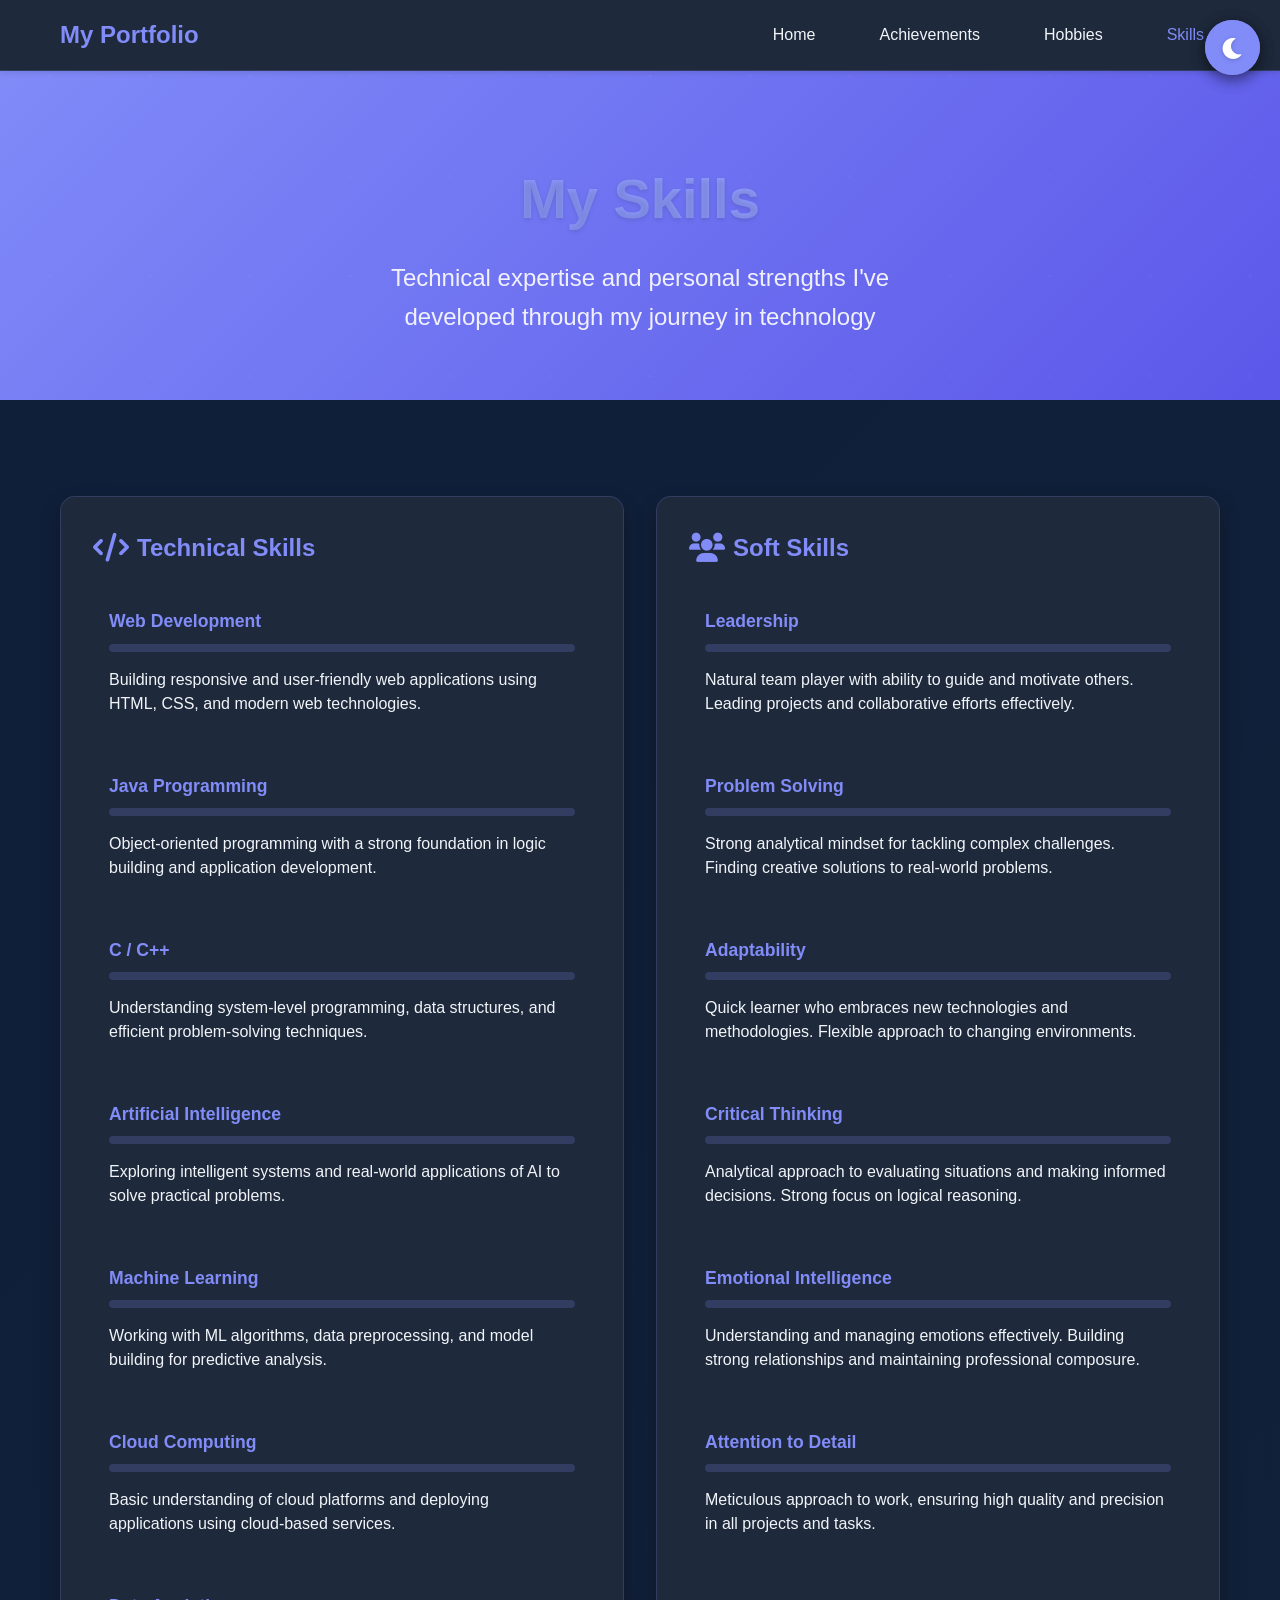
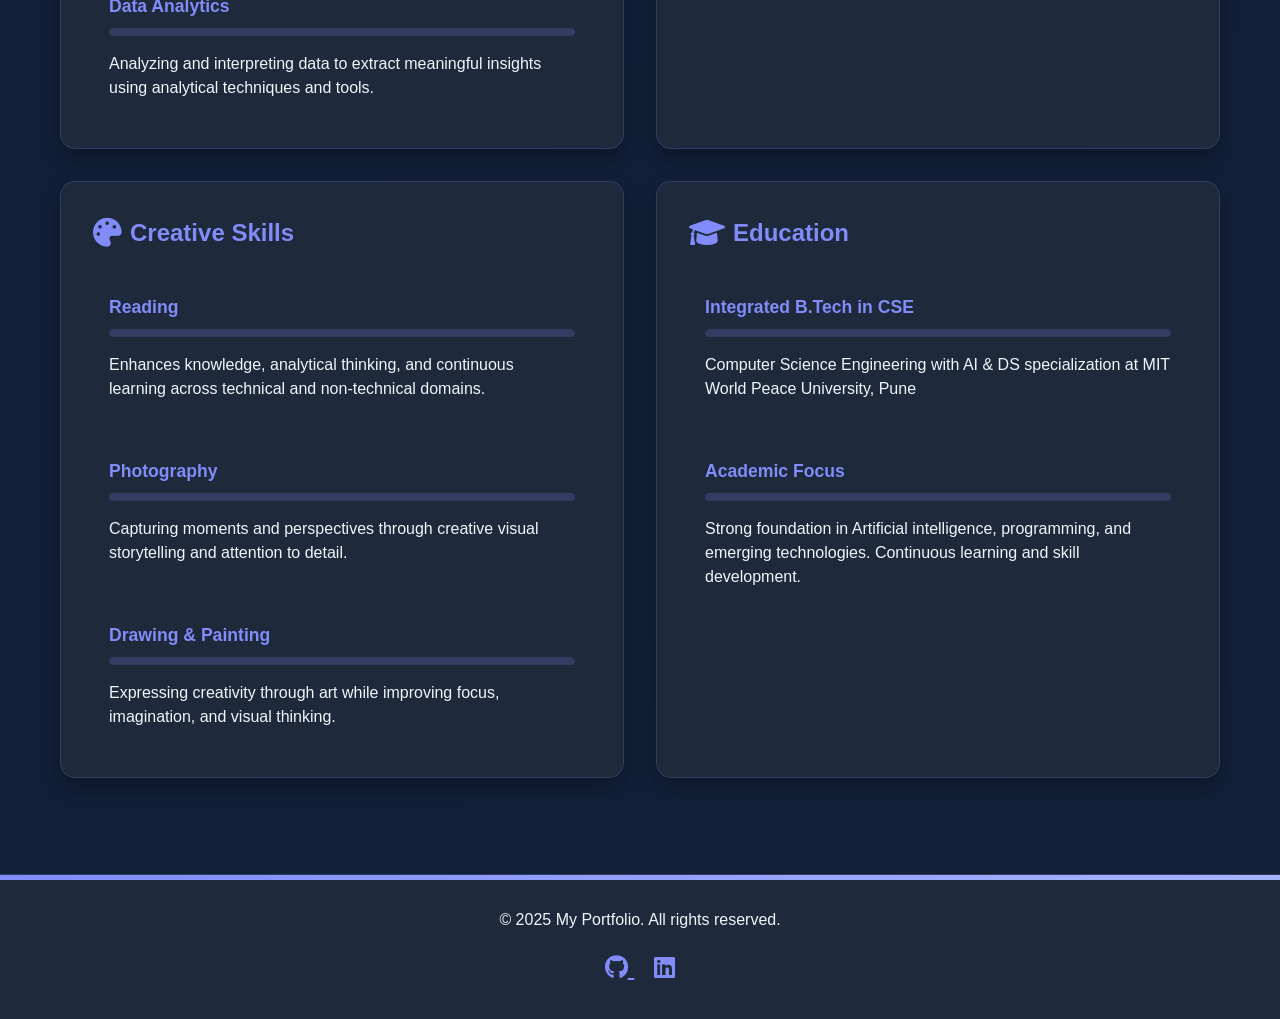
<file: skills.html>
Creative Skills<!DOCTYPE html>
<html lang="en">
<head>
    <meta charset="UTF-8">
    <meta name="viewport" content="width=device-width, initial-scale=1.0">
    <title>My Portfolio - Skills</title>
    <link rel="stylesheet" href="style.css">
    <link rel="stylesheet" href="https://cdnjs.cloudflare.com/ajax/libs/font-awesome/6.0.0/css/all.min.css">
    <link rel="stylesheet" href="https://cdnjs.cloudflare.com/ajax/libs/animate.css/4.1.1/animate.min.css">
    <style>
        :root {
            --accent-color: #6366f1;
            --accent-hover: #4f46e5;
            --text-color: #1e293b;
            --bg-color: #f8fafc;
            --card-bg: #ffffff;
            --card-shadow: 0 10px 20px rgba(99, 102, 241, 0.1);
            --nav-bg: #ffffff;
            --border-color: rgba(99, 102, 241, 0.2);
            --gradient-start: #6366f1;
            --gradient-end: #818cf8;
        }

        [data-theme="dark"] {
            --accent-color: #818cf8;
            --accent-hover: #6366f1;
            --text-color: #f1f5f9;
            --bg-color: #0f172a;
            --card-bg: #1e293b;
            --card-shadow: 0 10px 20px rgba(0, 0, 0, 0.3);
            --nav-bg: #1e293b;
            --border-color: rgba(129, 140, 248, 0.2);
            --gradient-start: #818cf8;
            --gradient-end: #a5b4fc;
        }

        @keyframes float {
            0% { transform: translateY(0px); }
            50% { transform: translateY(-10px); }
            100% { transform: translateY(0px); }
        }

        @keyframes gradient {
            0% { background-position: 0% 50%; }
            50% { background-position: 100% 50%; }
            100% { background-position: 0% 50%; }
        }

        @keyframes slideInFromLeft {
            0% { transform: translateX(-100%); opacity: 0; }
            100% { transform: translateX(0); opacity: 1; }
        }

        @keyframes slideInFromRight {
            0% { transform: translateX(100%); opacity: 0; }
            100% { transform: translateX(0); opacity: 1; }
        }

        .theme-toggle {
            position: fixed;
            top: 20px;
            right: 20px;
            z-index: 99999;
            background: var(--accent-color);
            color: white;
            border: none;
            width: 55px;
            height: 55px;
            border-radius: 50%;
            cursor: pointer;
            display: flex;
            align-items: center;
            justify-content: center;
            transition: all 0.3s ease;
            box-shadow: 0 4px 15px rgba(0, 0, 0, 0.3);
            transform: translateZ(0);
            will-change: transform;
            animation: float 3s ease-in-out infinite;
        }

        .theme-toggle:hover {
            background: var(--accent-hover);
            transform: scale(1.1) translateZ(0);
            box-shadow: 0 6px 20px rgba(0, 0, 0, 0.4);
        }

        .theme-toggle i {
            font-size: 1.5rem;
            filter: drop-shadow(0 1px 2px rgba(0, 0, 0, 0.2));
        }

        .page-header {
            background: linear-gradient(-45deg, var(--gradient-start), var(--gradient-end), #4f46e5, #818cf8);
            background-size: 400% 400%;
            animation: gradient 15s ease infinite;
            color: white;
            padding: 8rem 0 4rem;
            position: relative;
            overflow: hidden;
            text-align: center;
        }

        .page-header::before {
            content: '';
            position: absolute;
            top: 0;
            left: 0;
            width: 100%;
            height: 100%;
            background: url('data:image/svg+xml;utf8,<svg xmlns="http://www.w3.org/2000/svg" width="100" height="100" viewBox="0 0 100 100"><rect width="100" height="100" fill="none"/><circle cx="50" cy="50" r="1" fill="rgba(255,255,255,0.2)"/></svg>');
            opacity: 0.3;
            animation: float 6s ease-in-out infinite;
        }

        .page-header h1 {
            font-size: 3.5rem;
            margin-bottom: 1rem;
            text-shadow: 0 2px 4px rgba(0, 0, 0, 0.1);
            animation: slideInFromLeft 1s ease-out;
            color: white;
            background: linear-gradient(45deg, var(--gradient-start), var(--gradient-end));
            background-size: 200% 200%;
            animation: gradient 3s ease infinite;
            -webkit-background-clip: text;
            -webkit-text-fill-color: transparent;
        }

        .page-header p {
            font-size: 1.5rem;
            max-width: 600px;
            margin: 0 auto;
            opacity: 0.9;
            animation: slideInFromRight 1s ease-out;
            color: white;
        }

        .skills-grid {
            display: grid;
            grid-template-columns: repeat(auto-fit, minmax(300px, 1fr));
            gap: 2rem;
            padding: 2rem 0;
        }

        .skill-category.compact {
            grid-column: span 1;
            max-width: 100%;
        }

        @media (min-width: 992px) {
            .skills-grid {
                grid-template-columns: repeat(2, 1fr);
            }
            
            .skill-category.compact {
                grid-column: span 1;
            }
        }

        @media (max-width: 991px) {
            .skills-grid {
                grid-template-columns: 1fr;
            }
        }

        @keyframes fadeInUp {
            0% {
                opacity: 0;
                transform: translateY(30px);
            }
            100% {
                opacity: 1;
                transform: translateY(0);
            }
        }

        @keyframes pulse {
            0% {
                box-shadow: 0 0 0 0 rgba(99, 102, 241, 0.4);
            }
            70% {
                box-shadow: 0 0 0 10px rgba(99, 102, 241, 0);
            }
            100% {
                box-shadow: 0 0 0 0 rgba(99, 102, 241, 0);
            }
        }

        .skill-category {
            background: var(--card-bg);
            border-radius: 15px;
            padding: 2rem;
            box-shadow: var(--card-shadow);
            border: 1px solid var(--border-color);
            opacity: 1;
            transform: translateY(0);
            transition: all 0.6s cubic-bezier(0.4, 0, 0.2, 1);
            position: relative;
            z-index: 1;
            animation: fadeInUp 0.8s ease-out forwards;
        }

        .skill-category:hover {
            transform: translateY(-5px);
            box-shadow: 0 15px 30px rgba(99, 102, 241, 0.15);
            border-color: var(--accent-color);
            animation: pulse 1.5s infinite;
        }

        .skill-category h3 {
            color: var(--accent-color);
            font-size: 1.5rem;
            margin-bottom: 1.5rem;
            display: flex;
            align-items: center;
            gap: 0.5rem;
            animation: slideInFromLeft 1s ease-out;
        }

        .skill-category h3 i {
            font-size: 1.8rem;
        }

        .skill-items {
            display: flex;
            flex-direction: column;
            gap: 1.5rem;
        }

        .skill-item {
            display: flex;
            flex-direction: column;
            gap: 0.5rem;
            opacity: 1;
            transform: translateX(0);
            transition: all 0.6s cubic-bezier(0.4, 0, 0.2, 1);
            padding: 1rem;
            border-radius: 8px;
            background: var(--card-bg);
            position: relative;
            z-index: 2;
            animation: fadeInUp 0.8s ease-out forwards;
            animation-delay: calc(var(--item-index, 0) * 0.1s);
        }

        .skill-item.animate-fade-up {
            opacity: 1;
            transform: translateX(0);
        }

        .skill-item:hover {
            transform: translateX(5px);
            background: var(--border-color);
        }

        .skill-name {
            color: var(--accent-color);
            font-size: 1.1rem;
            font-weight: 700;
            position: relative;
            z-index: 3;
            animation: slideInFromRight 1s ease-out;
        }

        .skill-level {
            height: 8px;
            background: var(--border-color);
            border-radius: 4px;
            overflow: hidden;
        }

        .skill-progress {
            height: 100%;
            background: linear-gradient(to right, var(--gradient-start), var(--gradient-end));
            border-radius: 4px;
            transform: scaleX(0);
            transform-origin: left;
            transition: transform 1s cubic-bezier(0.4, 0, 0.2, 1);
        }

        .skill-item.animate-fade-up .skill-progress {
            transform: scaleX(1);
        }

        .skill-description {
            color: var(--text-color);
            font-size: 1rem;
            opacity: 1;
            margin-top: 0.5rem;
            line-height: 1.5;
            position: relative;
            z-index: 3;
        }

        .section {
            padding: 4rem 0;
            position: relative;
            z-index: 1;
        }

        .skill-card {
            animation: float 3s ease-in-out infinite;
        }

        .skill-card:hover {
            animation: none;
            transform: translateY(-5px);
        }

        .skill-icon {
            animation: float 3s ease-in-out infinite;
        }

        .skill-card:hover .skill-icon {
            animation: none;
            transform: scale(1.1);
        }

        .progress-bar {
            animation: slideInFromLeft 1s ease-out;
        }
    </style>
</head>
<body>
    <!-- Theme Toggle -->
    <button class="theme-toggle" onclick="toggleTheme()">
        <i class="fas fa-moon"></i>
    </button>

    <!-- Navigation -->
    <nav class="top-nav">
        <div class="container">
            <a href="index.html" class="logo">My Portfolio</a>
            <ul class="nav-links">
                <li><a href="index.html">Home</a></li>
                <li><a href="achievements.html">Achievements</a></li>
                <li><a href="hobbies.html">Hobbies</a></li>
                <li><a href="skills.html" class="active">Skills</a></li>
            </ul>
        </div>
    </nav>

    <!-- Page Header -->
    <section class="page-header">
        <div class="container">
            <h1>My Skills</h1>
            <p>Technical expertise and personal strengths I've developed through my journey in technology</p>
        </div>
    </section>

<!-- Skills Content -->
<section class="section">
    <div class="container">
        <div class="skills-grid">

            <div class="skill-category animate-on-scroll">
                <h3><i class="fas fa-code"></i> Technical Skills</h3>
                <div class="skill-items">

                    <div class="skill-item" style="--item-index: 1">
                        <span class="skill-name">Web Development</span>
                        <div class="skill-level">
                            <div class="skill-progress" style="width: 85%"></div>
                        </div>
                        <p class="skill-description">Building responsive and user-friendly web applications using HTML, CSS, and modern web technologies.</p>
                    </div>

                    <div class="skill-item" style="--item-index: 2">
                        <span class="skill-name">Java Programming</span>
                        <div class="skill-level">
                            <div class="skill-progress" style="width: 80%"></div>
                        </div>
                        <p class="skill-description">Object-oriented programming with a strong foundation in logic building and application development.</p>
                    </div>

                    <div class="skill-item" style="--item-index: 3">
                        <span class="skill-name">C / C++</span>
                        <div class="skill-level">
                            <div class="skill-progress" style="width: 85%"></div>
                        </div>
                        <p class="skill-description">Understanding system-level programming, data structures, and efficient problem-solving techniques.</p>
                    </div>

                    <div class="skill-item" style="--item-index: 4">
                        <span class="skill-name">Artificial Intelligence</span>
                        <div class="skill-level">
                            <div class="skill-progress" style="width: 75%"></div>
                        </div>
                        <p class="skill-description">Exploring intelligent systems and real-world applications of AI to solve practical problems.</p>
                    </div>

                    <div class="skill-item" style="--item-index: 5">
                        <span class="skill-name">Machine Learning</span>
                        <div class="skill-level">
                            <div class="skill-progress" style="width: 70%"></div>
                        </div>
                        <p class="skill-description">Working with ML algorithms, data preprocessing, and model building for predictive analysis.</p>
                    </div>

                    <div class="skill-item" style="--item-index: 6">
                        <span class="skill-name">Cloud Computing</span>
                        <div class="skill-level">
                            <div class="skill-progress" style="width: 65%"></div>
                        </div>
                        <p class="skill-description">Basic understanding of cloud platforms and deploying applications using cloud-based services.</p>
                    </div>

                    <div class="skill-item" style="--item-index: 7">
                        <span class="skill-name">Data Analytics</span>
                        <div class="skill-level">
                            <div class="skill-progress" style="width: 70%"></div>
                        </div>
                        <p class="skill-description">Analyzing and interpreting data to extract meaningful insights using analytical techniques and tools.</p>
                    </div>

                </div>
            </div>

            <div class="skill-category animate-on-scroll">
                <h3><i class="fas fa-users"></i> Soft Skills</h3>
                <div class="skill-items">
                    <div class="skill-item" style="--item-index: 1">
                        <span class="skill-name">Leadership</span>
                        <div class="skill-level">
                            <div class="skill-progress" style="width: 90%"></div>
                        </div>
                        <p class="skill-description">Natural team player with ability to guide and motivate others. Leading projects and collaborative efforts effectively.</p>
                    </div>
                    <div class="skill-item" style="--item-index: 2">
                        <span class="skill-name">Problem Solving</span>
                        <div class="skill-level">
                            <div class="skill-progress" style="width: 85%"></div>
                        </div>
                        <p class="skill-description">Strong analytical mindset for tackling complex challenges. Finding creative solutions to real-world problems.</p>
                    </div>
                    <div class="skill-item" style="--item-index: 3">
                        <span class="skill-name">Adaptability</span>
                        <div class="skill-level">
                            <div class="skill-progress" style="width: 90%"></div>
                        </div>
                        <p class="skill-description">Quick learner who embraces new technologies and methodologies. Flexible approach to changing environments.</p>
                    </div>
                    <div class="skill-item" style="--item-index: 4">
                        <span class="skill-name">Critical Thinking</span>
                        <div class="skill-level">
                            <div class="skill-progress" style="width: 85%"></div>
                        </div>
                        <p class="skill-description">Analytical approach to evaluating situations and making informed decisions. Strong focus on logical reasoning.</p>
                    </div>
                    <div class="skill-item" style="--item-index: 5">
                        <span class="skill-name">Emotional Intelligence</span>
                        <div class="skill-level">
                            <div class="skill-progress" style="width: 80%"></div>
                        </div>
                        <p class="skill-description">Understanding and managing emotions effectively. Building strong relationships and maintaining professional composure.</p>
                    </div>
                    <div class="skill-item" style="--item-index: 6">
                        <span class="skill-name">Attention to Detail</span>
                        <div class="skill-level">
                            <div class="skill-progress" style="width: 90%"></div>
                        </div>
                        <p class="skill-description">Meticulous approach to work, ensuring high quality and precision in all projects and tasks.</p>
                    </div>
                </div>
            </div>

            <div class="skill-category animate-on-scroll">
                <h3><i class="fas fa-palette"></i> Creative Skills</h3>
                <div class="skill-items">
                    <div class="skill-item" style="--item-index: 1">
                        <span class="skill-name">Reading</span>
                        <div class="skill-level">
                            <div class="skill-progress" style="width: 75%"></div>
                        </div>
                        <p class="skill-description">Enhances knowledge, analytical thinking, and continuous learning across technical and non-technical domains.</p>
                    </div>
                    <div class="skill-item" style="--item-index: 2">
                        <span class="skill-name">Photography</span>
                        <div class="skill-level">
                            <div class="skill-progress" style="width: 80%"></div>
                        </div>
                        <p class="skill-description">Capturing moments and perspectives through creative visual storytelling and attention to detail.</p>
                    </div>
                    <div class="skill-item" style="--item-index: 3">
                        <span class="skill-name">Drawing &amp; Painting</span>
                        <div class="skill-level">
                            <div class="skill-progress" style="width: 78%"></div>
                        </div>
                        <p class="skill-description">Expressing creativity through art while improving focus, imagination, and visual thinking.</p>
                    </div>
                </div>
            </div>

            <div class="skill-category animate-on-scroll compact">
                <h3><i class="fas fa-graduation-cap"></i> Education</h3>
                <div class="skill-items">
                    <div class="skill-item" style="--item-index: 1">
                        <span class="skill-name">Integrated B.Tech in CSE</span>
                        <div class="skill-level">
                            <div class="skill-progress" style="width: 100%"></div>
                        </div>
                        <p class="skill-description">Computer Science Engineering with AI & DS specialization at MIT World Peace University, Pune</p>
                    </div>
                    <div class="skill-item" style="--item-index: 2">
                        <span class="skill-name">Academic Focus</span>
                        <div class="skill-level">
                            <div class="skill-progress" style="width: 90%"></div>
                        </div>
                        <p class="skill-description">Strong foundation in Artificial intelligence, programming, and emerging technologies. Continuous learning and skill development.</p>
                    </div>
                </div>
            </div>

        </div>
    </div>
</section>
    </section>

    <!-- Footer -->
    <footer>
        <div class="container">
            <p>&copy; 2025 My Portfolio. All rights reserved.</p>
            <div class="social-links">
             <a href="https://github.com/vedikakapoor-11" target="_blank" rel="noopener noreferrer">
                <i class="fab fa-github"></i>
            </a>
            
            <a href="https://www.linkedin.com/in/vedika-kapoor-0997a7359/" target="_blank" rel="noopener noreferrer">
                <i class="fab fa-linkedin"></i>
            </a>
            
        </div>
        </div>
    </footer>

    <script src="script.js"></script>
    <script>
        // Animation on scroll
        const observer = new IntersectionObserver((entries) => {
            entries.forEach(entry => {
                if (entry.isIntersecting) {
                    entry.target.classList.add('animate-fade-up');
                }
            });
        }, {
            threshold: 0.1
        });

        // Update observer to include skill categories and items
        document.querySelectorAll('.skill-category, .skill-item').forEach((el) => observer.observe(el));
    </script>
</body>
</html>
</file>
<file: style.css>
/* Reset and Base Styles */
* {
    margin: 0;
    padding: 0;
    box-sizing: border-box;
}

body {
    font-family: 'Segoe UI', Tahoma, Geneva, Verdana, sans-serif;
    line-height: 1.6;
    color: var(--text-color);
    background-color: var(--bg-color);
    transition: background-color 0.3s ease, color 0.3s ease;
}

.container {
    max-width: 1200px;
    margin: 0 auto;
    padding: 0 20px;
}

/* Navigation */
nav {
    background-color: var(--nav-bg);
    box-shadow: 0 2px 5px rgba(0, 0, 0, 0.1);
    position: fixed;
    width: 100%;
    top: 0;
    z-index: 1000;
}

nav .container {
    display: flex;
    justify-content: space-between;
    align-items: center;
    padding: 1rem 20px;
}

.logo {
    font-size: 1.5rem;
    font-weight: bold;
    color: var(--text-color);
    text-decoration: none;
    transition: color 0.3s ease;
}

.logo:hover {
    color: var(--hover-color);
}

.nav-links {
    display: flex;
    list-style: none;
    margin: 0;
    padding: 0;
}

.nav-links li {
    margin-left: 2rem;
}

.nav-links a {
    text-decoration: none;
    color: var(--text-color);
    font-weight: 500;
    transition: color 0.3s ease;
    padding: 0.5rem 1rem;
    border-radius: 5px;
}

.nav-links a:hover,
.nav-links a.active {
    color: var(--hover-color);
}

/* Remove old navigation styles */
.navigation,
.navigation ul,
.navigation ul li,
.navigation ul li a,
.navigation ul li a .icon,
.navigation ul li a .text,
.nav-indicator {
    display: none;
}

/* Update hero section */
.hero {
    background-color: var(--hero-bg);
    color: var(--text-color);
    padding: 8rem 0 4rem;
    text-align: center;
    position: relative;
}

.hero h1 {
    font-size: 3.5rem;
    margin-bottom: 1rem;
    font-weight: 700;
    color: var(--text-color);
    text-shadow: 2px 2px 4px rgba(0, 0, 0, 0.2);
}

.hero p {
    font-size: 1.2rem;
    max-width: 600px;
    margin: 0 auto;
    color: var(--text-color);
    opacity: 0.9;
}

/* Sections */
.section {
    padding: 5rem 0;
    background-color: var(--section-bg);
}

.section h2 {
    text-align: center;
    margin-bottom: 3rem;
    color: var(--text-color);
    font-size: 2.5rem;
    font-weight: 700;
    position: relative;
    padding-bottom: 1rem;
}

.section h2::after {
    content: '';
    position: absolute;
    bottom: 0;
    left: 50%;
    transform: translateX(-50%);
    width: 100px;
    height: 3px;
    background-color: var(--primary-color);
    border-radius: 3px;
}

/* Current Status Section */
.status-content {
    max-width: 800px;
    margin: 0 auto;
    text-align: center;
}

.status-text {
    font-size: 1.2rem;
    line-height: 1.8;
}

/* Quick Links Section */
.navigation {
    position: relative;
    width: 100%;
    height: 100px;
    background: var(--card-bg);
    border-radius: 10px;
    display: flex;
    justify-content: center;
    align-items: center;
    box-shadow: 0 5px 15px rgba(0, 0, 0, 0.1);
}

.navigation ul {
    display: flex;
    width: 100%;
    padding: 0;
    margin: 0;
    justify-content: center;
}

.navigation ul li {
    position: relative;
    list-style: none;
    width: 70px;
    height: 70px;
    z-index: 1;
}

.navigation ul li a {
    position: relative;
    display: flex;
    justify-content: center;
    align-items: center;
    flex-direction: column;
    width: 100%;
    text-align: center;
    font-weight: 500;
    text-decoration: none;
    color: var(--text-color);
}

.navigation ul li a .icon {
    position: relative;
    display: block;
    line-height: 75px;
    font-size: 1.5em;
    text-align: center;
    transition: 0.5s;
    color: var(--text-color);
}

.navigation ul li a .text {
    position: absolute;
    font-weight: 400;
    font-size: 0.75em;
    letter-spacing: 0.05em;
    transition: 0.5s;
    opacity: 0;
    transform: translateY(20px);
}

.navigation ul li.active a .icon {
    transform: translateY(-35px);
}

.navigation ul li.active a .text {
    opacity: 1;
    transform: translateY(10px);
}

.navigation ul li a .circle {
    position: absolute;
    top: 50%;
    left: 50%;
    transform: translate(-50%, -50%);
    width: 50px;
    height: 50px;
    background: var(--primary-color);
    border-radius: 50%;
    opacity: 0;
    transition: 0.5s;
}

.navigation ul li.active a .circle {
    opacity: 1;
}

.indicator {
    position: absolute;
    top: -50%;
    width: 70px;
    height: 70px;
    background: var(--primary-color);
    border-radius: 50%;
    border: 6px solid var(--bg-color);
    transition: 0.5s;
}

.indicator::before {
    content: '';
    position: absolute;
    top: 50%;
    left: -22px;
    width: 20px;
    height: 20px;
    background: transparent;
    border-top-right-radius: 20px;
    box-shadow: 0 -10px 0 0 var(--bg-color);
}

.indicator::after {
    content: '';
    position: absolute;
    top: 50%;
    right: -22px;
    width: 20px;
    height: 20px;
    background: transparent;
    border-top-left-radius: 20px;
    box-shadow: 0 -10px 0 0 var(--bg-color);
}

.navigation ul li:nth-child(1).active ~ .indicator {
    transform: translateX(calc(70px * 0));
}

.navigation ul li:nth-child(2).active ~ .indicator {
    transform: translateX(calc(70px * 1));
}

.navigation ul li:nth-child(3).active ~ .indicator {
    transform: translateX(calc(70px * 2));
}

.navigation ul li:nth-child(4).active ~ .indicator {
    transform: translateX(calc(70px * 3));
}

.navigation ul li:nth-child(5).active ~ .indicator {
    transform: translateX(calc(70px * 4));
}

/* Mobile Responsive */
@media (max-width: 768px) {
    .navigation {
        width: 100%;
        height: 100px;
    }
    
    .navigation ul {
        padding: 0 10px;
    }
    
    .navigation ul li {
        width: 80px;
        height: 100px;
    }
    
    .navigation ul li a .icon {
        font-size: 2em;
        line-height: 105px;
    }
    
    .navigation ul li a .text {
        font-size: 0.9em;
    }
}

/* Footer */
footer {
    background-color: var(--nav-bg);
    color: var(--text-color);
    padding: 2rem 0;
    text-align: center;
    border-top: 1px solid var(--border-color);
}

.social-links {
    margin-top: 1rem;
}

.social-links a {
    color: white;
    margin: 0 10px;
    font-size: 1.5rem;
    transition: color 0.3s ease;
}

.social-links a:hover {
    color: #3498db;
}

/* Responsive Design */
@media (max-width: 768px) {
    .navigation {
        width: 100%;
        height: 100px;
    }
    
    .navigation ul {
        padding: 0 10px;
    }
    
    .navigation ul li {
        width: 80px;
        height: 100px;
    }
    
    .navigation ul li a .icon {
        font-size: 2em;
        line-height: 105px;
    }
    
    .navigation ul li a .text {
        font-size: 0.9em;
    }
    
    .nav-links {
        display: none;
    }
    
    .hero h1 {
        font-size: 2rem;
    }
    
    .section {
        padding: 3rem 0;
    }
    
    .status-content {
        padding: 0 1rem;
    }
    
    .navigation ul li:hover {
        transform: scale(1.03);
    }
    
    .navigation ul li:hover a .icon {
        transform: translateY(-30px) scale(1.05);
    }
}

/* Code Snippets Section */
.snippets-section {
    padding: 4rem 0;
}

.snippets-grid {
    display: grid;
    grid-template-columns: repeat(auto-fit, minmax(300px, 1fr));
    gap: 2rem;
    margin-top: 2rem;
}

.snippet-card {
    background-color: var(--card-bg);
    border: 1px solid var(--border-color);
    border-radius: 10px;
    overflow: hidden;
    box-shadow: var(--card-shadow);
    transition: transform 0.3s ease, box-shadow 0.3s ease;
}

.snippet-card:hover {
    transform: translateY(-5px);
    box-shadow: 0 8px 15px rgba(0, 0, 0, 0.2);
}

.snippet-preview {
    padding: 2rem;
    background-color: var(--card-bg);
    border: 1px solid var(--border-color);
    display: flex;
    justify-content: center;
    align-items: center;
    min-height: 200px;
}

.snippet-info {
    padding: 1.5rem;
}

.snippet-info h3 {
    margin-bottom: 0.5rem;
    color: var(--text-color);
}

.snippet-info p {
    color: var(--text-color);
    margin-bottom: 1rem;
}

.show-code {
    background-color: var(--primary-color);
    color: var(--bg-color);
    border: none;
    padding: 8px 16px;
    border-radius: 5px;
    cursor: pointer;
    transition: background 0.3s ease;
}

.show-code:hover {
    background-color: var(--hover-color);
}

.code-container {
    display: none;
    background-color: var(--code-bg);
    border: 1px solid var(--border-color);
    padding: 1rem;
    border-radius: 5px;
    margin-top: 1rem;
}

.code-container pre {
    margin: 0;
    color: var(--code-text);
}

.code-container code {
    font-family: 'Fira Code', monospace;
    font-size: 0.9em;
}

/* Button Effect 1 */
.btn-effect-1 {
    padding: 10px 20px;
    background-color: var(--primary-color);
    color: white;
    border: none;
    border-radius: 5px;
    cursor: pointer;
    transition: all 0.3s ease;
}

.btn-effect-1:hover {
    transform: scale(1.05);
    background: #1976d2;
}

/* Card Effect 1 */
.card-effect-1 {
    padding: 20px;
    background: white;
    border-radius: 10px;
    box-shadow: 0 2px 5px rgba(0,0,0,0.1);
    transition: all 0.3s ease;
}

.card-effect-1:hover {
    transform: translateY(-5px);
    box-shadow: 0 5px 15px rgba(0,0,0,0.2);
}

/* Text Effect 1 */
.text-effect-1 {
    position: relative;
    overflow: hidden;
}

.text-effect-1::after {
    content: '';
    position: absolute;
    left: 0;
    bottom: 0;
    width: 100%;
    height: 2px;
    background: #2196f3;
    transform: scaleX(0);
    transform-origin: right;
    transition: transform 0.3s ease;
}

.text-effect-1:hover::after {
    transform: scaleX(1);
    transform-origin: left;
}

/* Loading Effect 1 */
.loading-effect-1 {
    display: flex;
    gap: 8px;
}

.loading-effect-1 .dot {
    width: 10px;
    height: 10px;
    background-color: var(--primary-color);
    border-radius: 50%;
    animation: bounce 0.5s ease infinite alternate;
}

.loading-effect-1 .dot:nth-child(2) {
    animation-delay: 0.2s;
}

.loading-effect-1 .dot:nth-child(3) {
    animation-delay: 0.4s;
}

@keyframes bounce {
    to {
        transform: translateY(-10px);
    }
}

/* Mobile Responsive */
@media (max-width: 768px) {
    .snippets-grid {
        grid-template-columns: 1fr;
    }
    
    .snippet-preview {
        min-height: 150px;
    }
}

/* Dark Mode Styles */
:root {
    --bg-color: #0a192f;
    --text-color: #ffffff;
    --primary-color: #64ffda;
    --secondary-color: #1e90ff;
    --card-bg: #112240;
    --card-shadow: 0 4px 6px rgba(0, 0, 0, 0.3);
    --nav-bg: #0a192f;
    --border-color: #233554;
    --hero-bg: #0a192f;
    --section-bg: #0a192f;
    --hover-color: #64ffda;
    --link-color: #64ffda;
    --code-bg: #1e1e1e;
    --code-text: #ffffff;
}

[data-theme="light"] {
    --bg-color: #ffffff;
    --text-color: #0a192f;
    --primary-color: #1e90ff;
    --secondary-color: #64ffda;
    --card-bg: #ffffff;
    --card-shadow: 0 4px 6px rgba(0, 0, 0, 0.1);
    --nav-bg: #ffffff;
    --border-color: #e6f1ff;
    --hero-bg: #ffffff;
    --section-bg: #ffffff;
    --hover-color: #1e90ff;
    --link-color: #1e90ff;
    --code-bg: #f8f9fa;
    --code-text: #0a192f;
}

/* Theme Toggle Button - Global Styles */
.theme-toggle {
    position: fixed;
    top: 20px;
    right: 20px;
    z-index: 99999;
    background: var(--accent-color);
    color: white;
    border: none;
    width: 55px;
    height: 55px;
    border-radius: 50%;
    cursor: pointer;
    display: flex;
    align-items: center;
    justify-content: center;
    transition: all 0.3s ease;
    box-shadow: 0 4px 15px rgba(0, 0, 0, 0.3);
    transform: translateZ(0);
    will-change: transform;
}

.theme-toggle:hover {
    background: var(--accent-hover);
    transform: scale(1.1) translateZ(0);
    box-shadow: 0 6px 20px rgba(0, 0, 0, 0.4);
}

.theme-toggle i {
    font-size: 1.5rem;
    filter: drop-shadow(0 1px 2px rgba(0, 0, 0, 0.2));
}

/* Theme Variables - Global */
:root {
    --accent-color: #6366f1;
    --accent-hover: #4f46e5;
    --text-color: #1e293b;
    --bg-color: #f8fafc;
    --card-bg: #ffffff;
    --card-shadow: 0 10px 20px rgba(99, 102, 241, 0.1);
    --nav-bg: #ffffff;
    --border-color: rgba(99, 102, 241, 0.2);
    --gradient-start: #6366f1;
    --gradient-end: #818cf8;
}

[data-theme="dark"] {
    --accent-color: #818cf8;
    --accent-hover: #6366f1;
    --text-color: #f1f5f9;
    --bg-color: #0f172a;
    --card-bg: #1e293b;
    --card-shadow: 0 10px 20px rgba(0, 0, 0, 0.3);
    --nav-bg: #1e293b;
    --border-color: rgba(129, 140, 248, 0.2);
    --gradient-start: #818cf8;
    --gradient-end: #a5b4fc;
}

/* Global Styles */
body {
    background-color: var(--bg-color);
    color: var(--text-color);
    transition: background-color 0.3s ease, color 0.3s ease;
    font-family: 'Segoe UI', Tahoma, Geneva, Verdana, sans-serif;
}

.top-nav {
    background: var(--nav-bg);
    box-shadow: var(--card-shadow);
    border-bottom: 1px solid var(--border-color);
    position: relative;
    z-index: 100;
}

.nav-links a {
    color: var(--text-color);
    transition: color 0.3s ease;
}

.nav-links a:hover,
.nav-links a.active {
    color: var(--accent-color);
}

.logo {
    color: var(--accent-color);
    font-weight: 700;
    font-size: 1.5rem;
    transition: color 0.3s ease;
}

.logo:hover {
    color: var(--accent-hover);
}

footer {
    background: var(--nav-bg);
    color: var(--text-color);
    border-top: 1px solid var(--border-color);
    padding: 2rem 0;
    position: relative;
}

footer::before {
    content: '';
    position: absolute;
    top: 0;
    left: 0;
    width: 100%;
    height: 5px;
    background: linear-gradient(to right, var(--gradient-start), var(--gradient-end));
}

.social-links a {
    color: var(--accent-color);
    transition: color 0.3s ease;
    font-size: 1.5rem;
    margin: 0 10px;
}

.social-links a:hover {
    color: var(--accent-hover);
    transform: translateY(-3px);
}

.container {
    max-width: 1200px;
    margin: 0 auto;
    padding: 0 20px;
}

/* Animation Classes */
.animate-fade-up {
    animation: fadeUp 0.6s ease-out forwards;
}

@keyframes fadeUp {
    from {
        opacity: 0;
        transform: translateY(20px);
    }
    to {
        opacity: 1;
        transform: translateY(0);
    }
}

/* Navigation Scroll Effect */
.top-nav.scrolled {
    background: var(--card-bg);
    box-shadow: var(--card-shadow);
}

/* Updated Navigation */
.top-nav {
    background-color: var(--nav-bg);
    box-shadow: 0 2px 5px rgba(0, 0, 0, 0.1);
    position: fixed;
    width: 100%;
    top: 0;
    z-index: 100;
}

.nav-links a {
    color: var(--text-color);
}

/* Updated Card Styles */
.snippet-card {
    background-color: var(--card-bg);
    border: 1px solid var(--border-color);
    box-shadow: var(--card-shadow);
    transition: transform 0.3s ease, box-shadow 0.3s ease;
}

.snippet-card:hover {
    transform: translateY(-5px);
    box-shadow: 0 8px 15px rgba(0, 0, 0, 0.2);
}

/* Updated Button Styles */
.btn-effect-1, .btn-effect-2, .btn-effect-3 {
    background-color: var(--primary-color);
    color: white;
}

/* Updated Input Styles */
.input-effect-1, .input-effect-2, .input-effect-3, .input-effect-4 {
    background-color: var(--card-bg);
    color: var(--text-color);
    border-color: var(--border-color);
}

/* Updated Code Container */
.code-container {
    background-color: var(--code-bg);
    border: 1px solid var(--border-color);
}

/* Updated Footer */
footer {
    background-color: var(--nav-bg);
    color: var(--text-color);
    border-top: 1px solid var(--border-color);
}

/* Updated Preview Areas */
.snippet-preview {
    background-color: var(--card-bg);
    border: 1px solid var(--border-color);
}

/* Updated Glass Card */
.glass-card {
    background: rgba(255, 255, 255, 0.1);
    backdrop-filter: blur(10px);
    border: 1px solid rgba(255, 255, 255, 0.2);
    color: var(--text-color);
}

/* Updated Neumorphic Button */
.neumorphic-button {
    background: var(--card-bg);
    color: var(--text-color);
    box-shadow: 5px 5px 10px rgba(0, 0, 0, 0.2),
                -5px -5px 10px rgba(255, 255, 255, 0.05);
}

/* Updated Loading Effects */
.loading-effect-1 .dot,
.loading-effect-2 .spinner,
.loading-effect-3 .progress-bar,
.loading-effect-4 .skeleton,
.loading-effect-5 .circle {
    background-color: var(--primary-color);
}

/* Updated Navigation Effects */
.nav-effect-1 a,
.nav-effect-2 a,
.nav-effect-3 a,
.nav-effect-4 a {
    color: var(--text-color);
}

/* Updated Text Effects */
.text-effect-1,
.text-effect-2,
.text-effect-3,
.text-effect-4,
.text-effect-5 {
    color: var(--text-color);
}

/* Updated Complex Animations */
.complex-animation-1 .face {
    background: rgba(100, 255, 218, 0.8);
    border: 2px solid var(--primary-color);
}

/* Updated Interactive Effects */
.interactive-effect-1 .cursor-follower {
    background: var(--primary-color);
}

.interactive-effect-2 .magnetic-button {
    background: var(--primary-color);
    color: var(--bg-color);
}

/* Updated Experimental Designs */
.experimental-1 .morphing-shape {
    background: var(--primary-color);
}

.experimental-2 .liquid-effect {
    background: var(--primary-color);
}

/* Add scroll animations */
@keyframes fadeInUp {
    from {
        opacity: 0;
        transform: translateY(20px);
    }
    to {
        opacity: 1;
        transform: translateY(0);
    }
}

@keyframes fadeInLeft {
    from {
        opacity: 0;
        transform: translateX(-20px);
    }
    to {
        opacity: 1;
        transform: translateX(0);
    }
}

@keyframes fadeInRight {
    from {
        opacity: 0;
        transform: translateX(20px);
    }
    to {
        opacity: 1;
        transform: translateX(0);
    }
}

@keyframes scaleIn {
    from {
        opacity: 0;
        transform: scale(0.9);
    }
    to {
        opacity: 1;
        transform: scale(1);
    }
}

/* Add animation classes */
.animate-on-scroll {
    opacity: 0;
    transition: all 0.6s ease-out;
}

.animate-fade-up {
    animation: fadeInUp 0.6s ease-out forwards;
}

.animate-fade-left {
    animation: fadeInLeft 0.6s ease-out forwards;
}

.animate-fade-right {
    animation: fadeInRight 0.6s ease-out forwards;
}

.animate-scale {
    animation: scaleIn 0.6s ease-out forwards;
}

/* Enhance existing styles */
.hero {
    min-height: 100vh;
    display: flex;
    align-items: center;
    justify-content: center;
    text-align: center;
    background: linear-gradient(135deg, var(--primary-color) 0%, var(--secondary-color) 100%);
    position: relative;
    overflow: hidden;
}

.hero::before {
    content: '';
    position: absolute;
    top: 0;
    left: 0;
    right: 0;
    bottom: 0;
    background: url('path/to/pattern.png');
    opacity: 0.1;
    animation: backgroundMove 20s linear infinite;
}

.hero h1 {
    font-size: 4rem;
    margin-bottom: 1rem;
    text-shadow: 2px 2px 4px rgba(0, 0, 0, 0.2);
}

.hero p {
    font-size: 1.5rem;
    max-width: 600px;
    margin: 0 auto;
}

/* Enhanced card styles */
.skill-category, .hobby-card, .achievement-card, .certificate-card, .event-item {
    background: var(--card-bg);
    border-radius: 15px;
    padding: 2rem;
    box-shadow: 0 10px 20px rgba(0, 0, 0, 0.1);
    transition: transform 0.3s ease, box-shadow 0.3s ease;
}

.skill-category:hover, .hobby-card:hover, .achievement-card:hover, .certificate-card:hover, .event-item:hover {
    transform: translateY(-5px);
    box-shadow: 0 15px 30px rgba(0, 0, 0, 0.2);
}

/* Enhanced grid layouts */
.skills-grid, .hobbies-grid, .achievements-grid, .certificates-grid {
    display: grid;
    grid-template-columns: repeat(auto-fit, minmax(300px, 1fr));
    gap: 2rem;
    padding: 2rem 0;
}

/* Enhanced timeline */
.events-timeline {
    position: relative;
    padding: 2rem 0;
}

.events-timeline::before {
    content: '';
    position: absolute;
    left: 50%;
    transform: translateX(-50%);
    width: 2px;
    height: 100%;
    background: var(--primary-color);
    opacity: 0.3;
}

.event-item {
    margin: 2rem 0;
    position: relative;
}

.event-item::before {
    content: '';
    position: absolute;
    left: 50%;
    transform: translateX(-50%);
    width: 20px;
    height: 20px;
    background: var(--primary-color);
    border-radius: 50%;
}

/* Enhanced navigation */
.top-nav {
    background: rgba(var(--card-bg-rgb), 0.95);
    backdrop-filter: blur(10px);
    position: fixed;
    width: 100%;
    z-index: 1000;
    transition: all 0.3s ease;
}

.top-nav.scrolled {
    box-shadow: 0 5px 15px rgba(0, 0, 0, 0.1);
}

/* Enhanced theme toggle */
.theme-toggle {
    position: fixed;
    bottom: 2rem;
    right: 2rem;
    width: 50px;
    height: 50px;
    border-radius: 50%;
    background: var(--primary-color);
    color: var(--text-color);
    border: none;
    cursor: pointer;
    box-shadow: 0 5px 15px rgba(0, 0, 0, 0.2);
    transition: all 0.3s ease;
    z-index: 1000;
}

.theme-toggle:hover {
    transform: scale(1.1);
}

/* Add animation classes */
.animate-fade-up {
    animation: fadeUp 0.6s ease-out forwards;
}

.animate-fade-in {
    animation: fadeIn 0.6s ease-out forwards;
}

.animate-scale {
    animation: scale 0.6s ease-out forwards;
}

.animate-slide-in {
    animation: slideIn 0.6s ease-out forwards;
}

@keyframes fadeUp {
    from {
        opacity: 0;
        transform: translateY(20px);
    }
    to {
        opacity: 1;
        transform: translateY(0);
    }
}

@keyframes fadeIn {
    from {
        opacity: 0;
    }
    to {
        opacity: 1;
    }
}

@keyframes scale {
    from {
        opacity: 0;
        transform: scale(0.9);
    }
    to {
        opacity: 1;
        transform: scale(1);
    }
}

@keyframes slideIn {
    from {
        opacity: 0;
        transform: translateX(-20px);
    }
    to {
        opacity: 1;
        transform: translateX(0);
    }
}

/* Enhanced card styles */
.snippet-card, .achievement-card, .certificate-card, .event-item {
    background: var(--card-bg);
    border-radius: 15px;
    padding: 2rem;
    box-shadow: var(--card-shadow);
    border: 1px solid var(--border-color);
    transition: all 0.3s ease;
}

.snippet-card:hover, .achievement-card:hover, .certificate-card:hover, .event-item:hover {
    transform: translateY(-5px);
    box-shadow: 0 15px 30px rgba(99, 102, 241, 0.2);
    border-color: var(--accent-color);
}

/* Enhanced navigation */
.top-nav {
    background: var(--nav-bg);
    backdrop-filter: blur(10px);
    -webkit-backdrop-filter: blur(10px);
    border-bottom: 1px solid var(--border-color);
    transition: all 0.3s ease;
}

.nav-links a {
    position: relative;
    overflow: hidden;
}

.nav-links a::after {
    content: '';
    position: absolute;
    bottom: -2px;
    left: 0;
    width: 100%;
    height: 2px;
    background: var(--accent-color);
    transform: scaleX(0);
    transform-origin: right;
    transition: transform 0.3s ease;
}

.nav-links a:hover::after {
    transform: scaleX(1);
    transform-origin: left;
}

/* Enhanced buttons */
.show-code, .glow-btn {
    background: var(--accent-color);
    color: white;
    border: none;
    padding: 10px 20px;
    border-radius: 8px;
    cursor: pointer;
    transition: all 0.3s ease;
    position: relative;
    overflow: hidden;
}

.show-code:hover, .glow-btn:hover {
    background: var(--accent-hover);
    transform: translateY(-2px);
    box-shadow: 0 5px 15px rgba(99, 102, 241, 0.3);
}

/* Enhanced sections */
.section {
    position: relative;
    overflow: hidden;
}

.section::before {
    content: '';
    position: absolute;
    top: 0;
    left: 0;
    width: 100%;
    height: 100%;
    background: linear-gradient(135deg, var(--gradient-start) 0%, var(--gradient-end) 100%);
    opacity: 0.05;
    z-index: 0;
}

.section > * {
    position: relative;
    z-index: 1;
}

/* Enhanced hero section */
.hero {
    background: linear-gradient(135deg, var(--gradient-start) 0%, var(--gradient-end) 100%);
    position: relative;
    overflow: hidden;
}

.hero::before {
    content: '';
    position: absolute;
    top: 0;
    left: 0;
    width: 100%;
    height: 100%;
    background: url('data:image/svg+xml;utf8,<svg xmlns="http://www.w3.org/2000/svg" width="100" height="100" viewBox="0 0 100 100"><rect width="100" height="100" fill="none"/><circle cx="50" cy="50" r="1" fill="rgba(255,255,255,0.2)"/></svg>');
    opacity: 0.3;
    animation: backgroundMove 20s linear infinite;
}

@keyframes backgroundMove {
    0% {
        background-position: 0 0;
    }
    100% {
        background-position: 100px 100px;
    }
}

/* Enhanced profile picture */
.profile-picture {
    border: 5px solid rgba(255, 255, 255, 0.3);
    box-shadow: 0 0 30px rgba(99, 102, 241, 0.3);
    transition: all 0.3s ease;
}

.profile-picture:hover {
    transform: scale(1.05) rotate(5deg);
    box-shadow: 0 0 40px rgba(99, 102, 241, 0.4);
}

/* Enhanced theme toggle */
.theme-toggle {
    background: var(--accent-color);
    box-shadow: 0 4px 15px rgba(99, 102, 241, 0.3);
}

.theme-toggle:hover {
    background: var(--accent-hover);
    transform: scale(1.1) rotate(180deg);
}

/* Enhanced footer */
footer {
    background: var(--nav-bg);
    border-top: 1px solid var(--border-color);
    position: relative;
}

footer::before {
    content: '';
    position: absolute;
    top: 0;
    left: 0;
    width: 100%;
    height: 5px;
    background: linear-gradient(to right, var(--gradient-start), var(--gradient-end));
}

.social-links a {
    color: var(--accent-color);
    transition: all 0.3s ease;
}

.social-links a:hover {
    color: var(--accent-hover);
    transform: translateY(-3px) scale(1.1);
}
</file>
